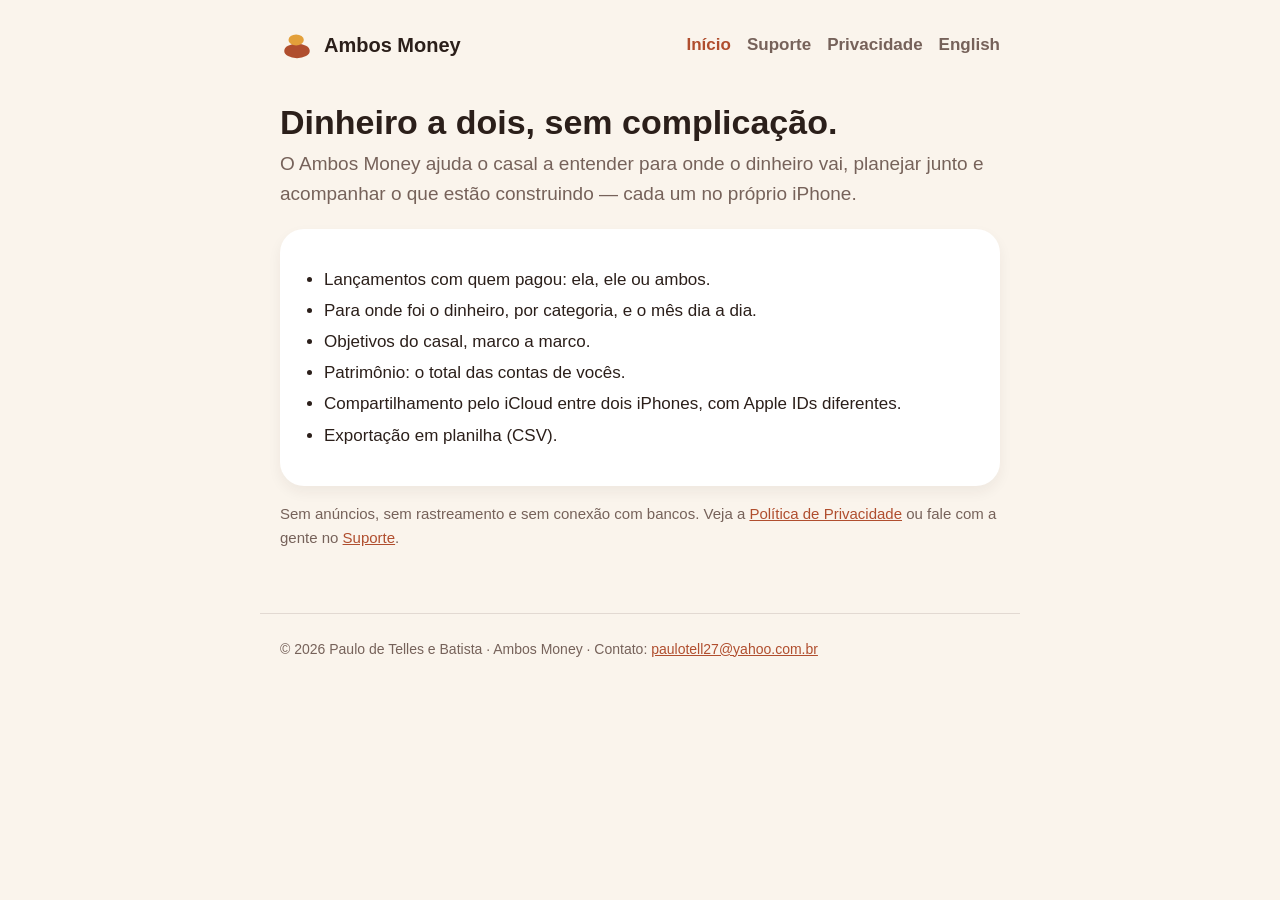
<file: index.html>
<!doctype html>
<html lang="pt-BR">
<head>
<meta charset="utf-8">
<meta name="viewport" content="width=device-width, initial-scale=1">
<title>Ambos Money — Controle financeiro a dois</title>
<meta name="description" content="Ambos Money: o app para o casal organizar o dinheiro junto, no iPhone.">
<link rel="stylesheet" href="style.css">
<link rel="alternate" hreflang="en" href="https://paulodermato.github.io/ambos-money-site/en/">
<link rel="alternate" hreflang="pt-BR" href="https://paulodermato.github.io/ambos-money-site/">
</head>
<body>
<header>
<a class="logo" href="./"><svg viewBox="0 0 40 40" aria-hidden="true"><ellipse cx="20" cy="27" rx="15" ry="8.5" fill="#B04E2E"/><ellipse cx="19" cy="14" rx="9" ry="6.5" fill="#E3A03A"/></svg> Ambos Money</a>
<nav><a href="./" aria-current="page">Início</a><a href="support.html">Suporte</a><a href="privacy.html">Privacidade</a><a href="en/" lang="en" hreflang="en">English</a></nav>
</header>
<main>
<h1>Dinheiro a dois, sem complicação.</h1>
<p class="lead">O Ambos Money ajuda o casal a entender para onde o dinheiro vai, planejar junto e acompanhar o que estão construindo — cada um no próprio iPhone.</p>
<div class="card">
<ul>
<li>Lançamentos com quem pagou: ela, ele ou ambos.</li>
<li>Para onde foi o dinheiro, por categoria, e o mês dia a dia.</li>
<li>Objetivos do casal, marco a marco.</li>
<li>Patrimônio: o total das contas de vocês.</li>
<li>Compartilhamento pelo iCloud entre dois iPhones, com Apple IDs diferentes.</li>
<li>Exportação em planilha (CSV).</li>
</ul>
</div>
<p class="muted">Sem anúncios, sem rastreamento e sem conexão com bancos. Veja a <a href="privacy.html">Política de Privacidade</a> ou fale com a gente no <a href="support.html">Suporte</a>.</p>
</main>
<footer>© 2026 Paulo de Telles e Batista · Ambos Money · Contato: <a href="mailto:paulotell27@yahoo.com.br">paulotell27@yahoo.com.br</a></footer>
</body>
</html>
</file>
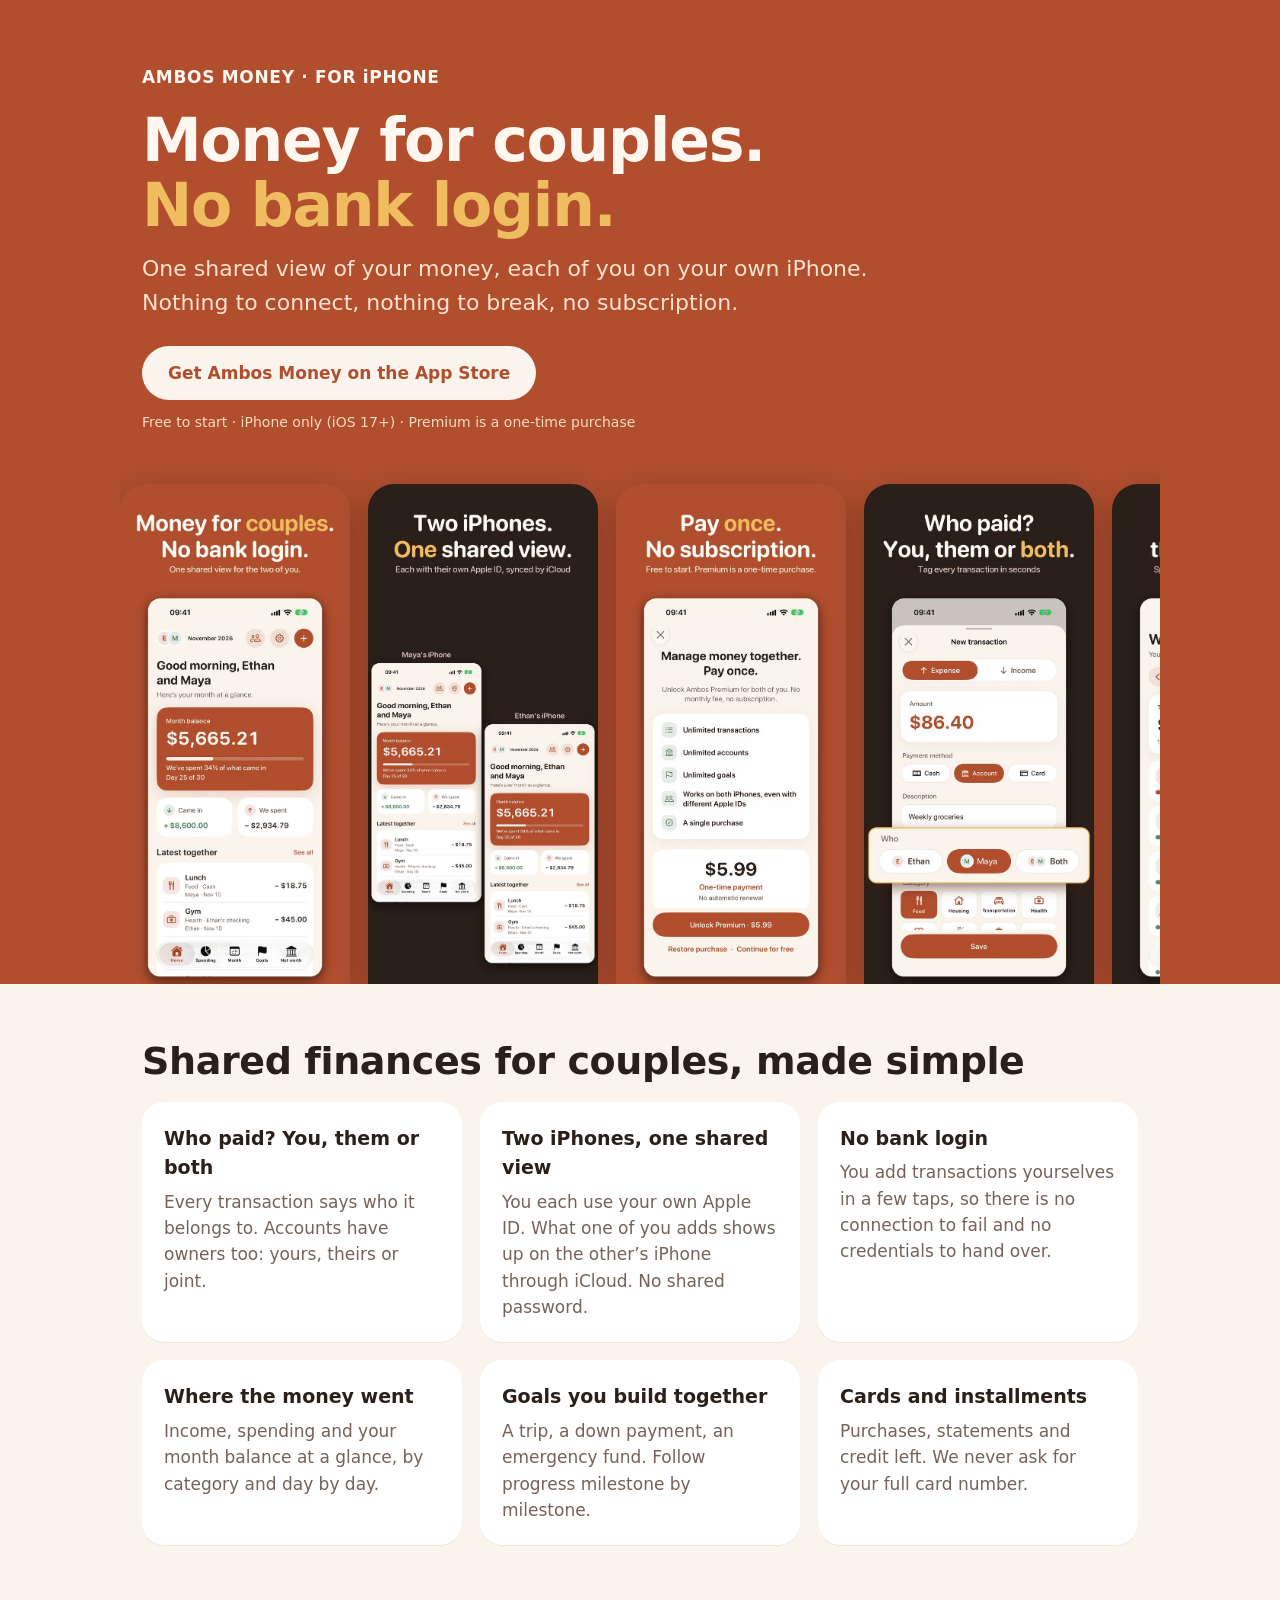
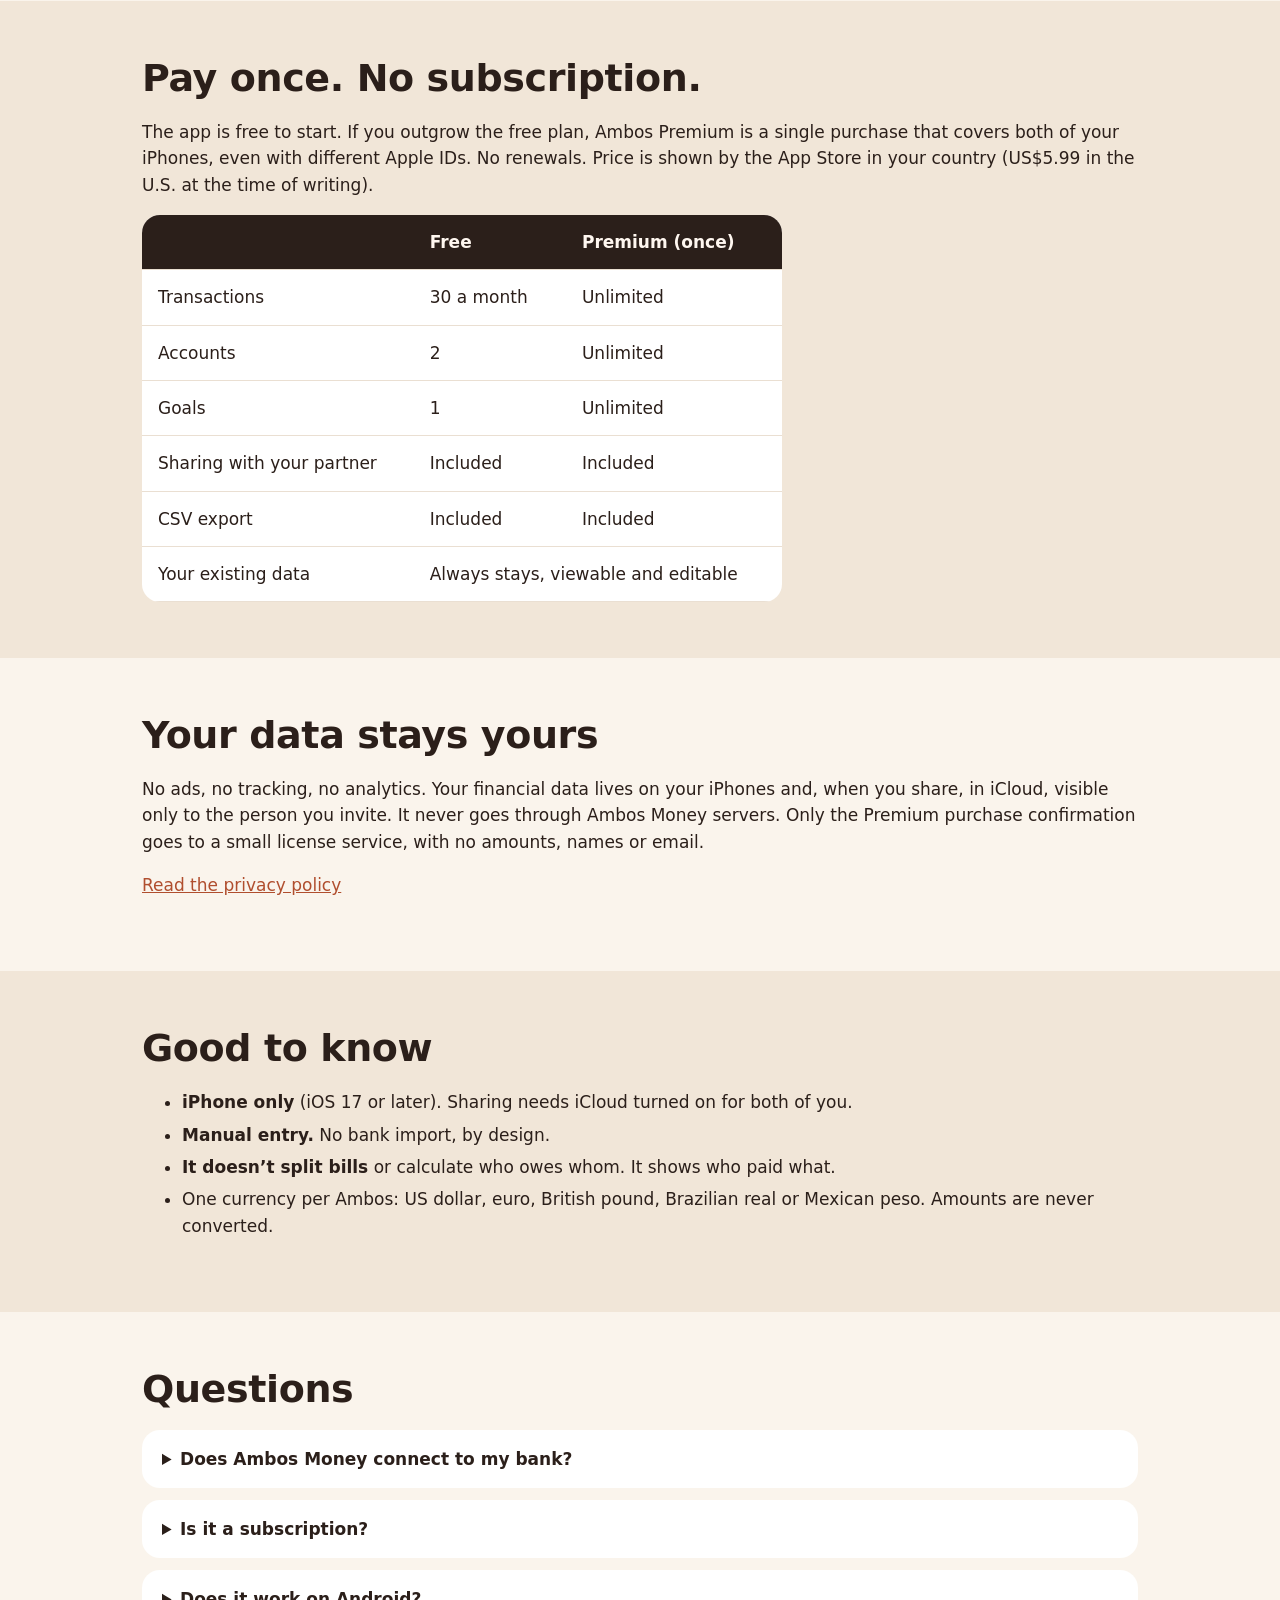
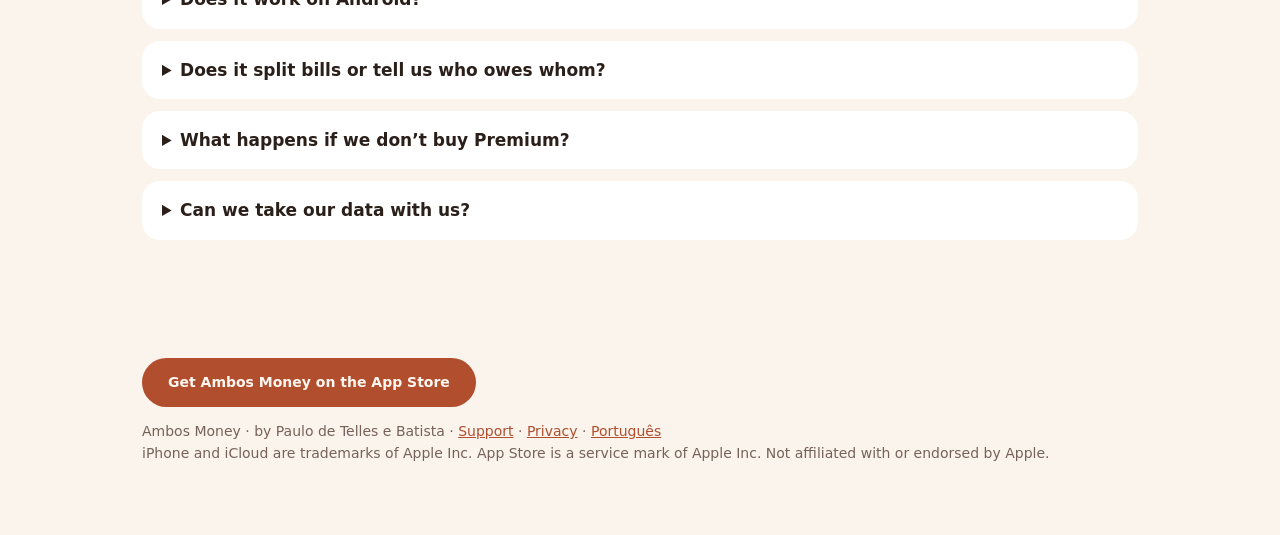
<file: en/index.html>
<!doctype html>
<html lang="en">
<head>
<meta charset="utf-8">
<meta name="viewport" content="width=device-width, initial-scale=1">
<title>Ambos Money — Money app for couples. No bank login, no subscription.</title>
<meta name="description" content="A shared money tracker for couples on iPhone. Each of you uses your own iPhone and Apple ID. No bank login, no ads, no subscription: free to start, Premium is a one-time purchase.">
<link rel="canonical" href="https://paulodermato.github.io/ambos-money-site/en/">
<link rel="alternate" hreflang="en" href="https://paulodermato.github.io/ambos-money-site/en/">
<link rel="alternate" hreflang="pt-BR" href="https://paulodermato.github.io/ambos-money-site/">
<meta property="og:url" content="https://paulodermato.github.io/ambos-money-site/en/">
<meta name="apple-itunes-app" content="app-id=6821386581">
<meta property="og:type" content="website">
<meta property="og:title" content="Ambos Money — Shared finances for couples">
<meta property="og:description" content="One shared view of your money on two iPhones. No bank login. No subscription.">
<meta property="og:image" content="https://paulodermato.github.io/ambos-money-site/en/img/og.jpg">
<meta name="twitter:card" content="summary_large_image">
<script type="application/ld+json">
{"@context":"https://schema.org","@type":"SoftwareApplication","name":"Ambos Money","operatingSystem":"iOS 17+","applicationCategory":"FinanceApplication",
 "description":"A shared money tracker for couples on iPhone. No bank login, no ads, no subscription.",
 "offers":{"@type":"Offer","price":"0","priceCurrency":"USD","description":"Free to start. Ambos Premium is a one-time in-app purchase."},
 "url":"https://apps.apple.com/us/app/id6821386581"}
</script>
<script type="application/ld+json">
{"@context":"https://schema.org","@type":"FAQPage","mainEntity":[
 {"@type":"Question","name":"Does Ambos Money connect to my bank?","acceptedAnswer":{"@type":"Answer","text":"No. You add transactions yourselves in a few taps. That means there is no bank connection to break and no credentials to share."}},
 {"@type":"Question","name":"Is it a subscription?","acceptedAnswer":{"@type":"Answer","text":"No. The app is free to start (30 transactions a month, 2 accounts and 1 goal, with sharing and CSV export included). Ambos Premium is a one-time purchase that unlocks both iPhones."}},
 {"@type":"Question","name":"Does it work on Android?","acceptedAnswer":{"@type":"Answer","text":"Not today. Ambos Money is iPhone only (iOS 17 or later), and sharing needs iCloud on both iPhones."}},
 {"@type":"Question","name":"Does it split bills or tell us who owes whom?","acceptedAnswer":{"@type":"Answer","text":"No. It shows who paid what, but it does not calculate settlements."}}
]}
</script>
<style>
:root{--terra:#b04e2e;--cocoa:#2b1f1a;--cream:#faf4ec;--sand:#f1e6d8;--amber:#f0bc60;--muted:#76625a}
*{box-sizing:border-box}
body{margin:0;font:17px/1.55 ui-rounded,"SF Pro Rounded",-apple-system,system-ui,"Segoe UI",sans-serif;color:var(--cocoa);background:var(--cream)}
a{color:var(--terra)}
.wrap{max-width:1040px;margin:0 auto;padding:0 22px}
header.hero{background:var(--terra);color:#fff7f0;padding:64px 0 0;overflow:hidden}
header.hero h1{font-size:clamp(34px,6vw,60px);line-height:1.08;margin:0 0 14px;letter-spacing:-.02em}
header.hero h1 em{font-style:normal;color:var(--amber)}
header.hero p.lead{font-size:clamp(18px,2.4vw,22px);max-width:34em;margin:0 0 26px;color:#ffe2cd}
.cta{display:inline-block;background:var(--cream);color:var(--terra);font-weight:700;padding:14px 26px;border-radius:999px;text-decoration:none}
.cta:focus-visible,a:focus-visible{outline:3px solid var(--amber);outline-offset:3px}
.note{font-size:14px;color:#ffd9c0;margin-top:12px}
.shots{display:flex;gap:18px;overflow-x:auto;scroll-snap-type:x mandatory;padding:36px 22px 0;margin:0 -22px;-webkit-overflow-scrolling:touch}
.shots img{width:230px;height:auto;border-radius:26px 26px 0 0;scroll-snap-align:start;flex:0 0 auto;box-shadow:0 10px 30px rgba(0,0,0,.25)}
section{padding:56px 0}
h2{font-size:clamp(26px,4vw,38px);line-height:1.15;margin:0 0 18px;letter-spacing:-.01em}
.grid{display:grid;gap:18px;grid-template-columns:repeat(auto-fit,minmax(240px,1fr))}
.card{background:#fff;border-radius:22px;padding:22px;box-shadow:0 1px 0 rgba(43,31,26,.06)}
.card h3{margin:0 0 6px;font-size:19px}
.card p{margin:0;color:var(--muted)}
.band{background:var(--sand)}
table{border-collapse:collapse;width:100%;max-width:640px;background:#fff;border-radius:18px;overflow:hidden}
th,td{padding:14px 16px;text-align:left;border-bottom:1px solid #eadfd2;vertical-align:top}
th{background:var(--cocoa);color:#fff7f0}
details{background:#fff;border-radius:18px;padding:16px 20px;margin:0 0 12px}
summary{cursor:pointer;font-weight:700}
details p{margin:10px 0 0;color:var(--muted)}
footer{padding:36px 0 56px;color:var(--muted);font-size:14px}
.honest li{margin:6px 0}
@media (prefers-color-scheme:dark){:root{--cream:#1b1512;--sand:#241b17;--cocoa:#f4ebe2;--muted:#b7a396}.card,table,details{background:#2a201b}th{background:#f4ebe2;color:#1b1512}td,th{border-color:#3a2d26}.cta{background:#fff7f0}}
</style>
</head>
<body>
<header class="hero">
  <div class="wrap">
    <p style="margin:0 0 18px;font-weight:700;letter-spacing:.04em">AMBOS MONEY · FOR iPHONE</p>
    <h1>Money for couples.<br><em>No bank login.</em></h1>
    <p class="lead">One shared view of your money, each of you on your own iPhone. Nothing to connect, nothing to break, no subscription.</p>
    <a class="cta" href="https://apps.apple.com/app/apple-store/id6821386581?pt=128971587&amp;ct=landing&amp;mt=8">Get Ambos Money on the App Store</a>
    <p class="note">Free to start · iPhone only (iOS 17+) · Premium is a one-time purchase</p>
    <div class="shots" aria-label="App screenshots">
      <img src="img/01-no-bank-login.jpg" alt="Home screen showing the month balance, what came in and what you spent" width="603" height="1311">
      <img src="img/04-two-iphones.jpg" alt="Two iPhones showing the same shared money view" width="603" height="1311" loading="lazy">
      <img src="img/03-pay-once.jpg" alt="Premium screen: pay once, no subscription, free plan explained" width="603" height="1311" loading="lazy">
      <img src="img/02-who-paid.jpg" alt="New transaction screen with Who paid: you, your partner or both" width="603" height="1311" loading="lazy">
      <img src="img/05-where-it-went.jpg" alt="Spending by category for the month" width="603" height="1311" loading="lazy">
      <img src="img/06-goals.jpg" alt="Shared goals with progress" width="603" height="1311" loading="lazy">
      <img src="img/07-cards.jpg" alt="Credit card with installments and statement" width="603" height="1311" loading="lazy">
      <img src="img/08-privacy.jpg" alt="Privacy: no ads, no tracking, no bank login" width="603" height="1311" loading="lazy">
    </div>
  </div>
</header>

<main>
<section>
  <div class="wrap">
    <h2>Shared finances for couples, made simple</h2>
    <div class="grid">
      <div class="card"><h3>Who paid? You, them or both</h3><p>Every transaction says who it belongs to. Accounts have owners too: yours, theirs or joint.</p></div>
      <div class="card"><h3>Two iPhones, one shared view</h3><p>You each use your own Apple ID. What one of you adds shows up on the other’s iPhone through iCloud. No shared password.</p></div>
      <div class="card"><h3>No bank login</h3><p>You add transactions yourselves in a few taps, so there is no connection to fail and no credentials to hand over.</p></div>
      <div class="card"><h3>Where the money went</h3><p>Income, spending and your month balance at a glance, by category and day by day.</p></div>
      <div class="card"><h3>Goals you build together</h3><p>A trip, a down payment, an emergency fund. Follow progress milestone by milestone.</p></div>
      <div class="card"><h3>Cards and installments</h3><p>Purchases, statements and credit left. We never ask for your full card number.</p></div>
    </div>
  </div>
</section>

<section class="band" id="pricing">
  <div class="wrap">
    <h2>Pay once. No subscription.</h2>
    <p>The app is free to start. If you outgrow the free plan, Ambos Premium is a single purchase that covers both of your iPhones, even with different Apple IDs. No renewals. Price is shown by the App Store in your country (US$5.99 in the U.S. at the time of writing).</p>
    <table>
      <tr><th></th><th>Free</th><th>Premium (once)</th></tr>
      <tr><td>Transactions</td><td>30 a month</td><td>Unlimited</td></tr>
      <tr><td>Accounts</td><td>2</td><td>Unlimited</td></tr>
      <tr><td>Goals</td><td>1</td><td>Unlimited</td></tr>
      <tr><td>Sharing with your partner</td><td>Included</td><td>Included</td></tr>
      <tr><td>CSV export</td><td>Included</td><td>Included</td></tr>
      <tr><td>Your existing data</td><td colspan="2">Always stays, viewable and editable</td></tr>
    </table>
  </div>
</section>

<section>
  <div class="wrap">
    <h2>Your data stays yours</h2>
    <p>No ads, no tracking, no analytics. Your financial data lives on your iPhones and, when you share, in iCloud, visible only to the person you invite. It never goes through Ambos Money servers. Only the Premium purchase confirmation goes to a small license service, with no amounts, names or email.</p>
    <p><a href="privacy.html">Read the privacy policy</a></p>
  </div>
</section>

<section class="band">
  <div class="wrap">
    <h2>Good to know</h2>
    <ul class="honest">
      <li><strong>iPhone only</strong> (iOS 17 or later). Sharing needs iCloud turned on for both of you.</li>
      <li><strong>Manual entry.</strong> No bank import, by design.</li>
      <li><strong>It doesn’t split bills</strong> or calculate who owes whom. It shows who paid what.</li>
      <li>One currency per Ambos: US dollar, euro, British pound, Brazilian real or Mexican peso. Amounts are never converted.</li>
    </ul>
  </div>
</section>

<section id="faq">
  <div class="wrap">
    <h2>Questions</h2>
    <details><summary>Does Ambos Money connect to my bank?</summary><p>No. You add transactions yourselves in a few taps. That means there is no bank connection to break and no credentials to share.</p></details>
    <details><summary>Is it a subscription?</summary><p>No. The app is free to start (30 transactions a month, 2 accounts and 1 goal, with sharing and CSV export included). Ambos Premium is a one-time purchase that unlocks both iPhones.</p></details>
    <details><summary>Does it work on Android?</summary><p>Not today. Ambos Money is iPhone only, and sharing needs iCloud on both iPhones.</p></details>
    <details><summary>Does it split bills or tell us who owes whom?</summary><p>No. It shows who paid what, but it does not calculate settlements.</p></details>
    <details><summary>What happens if we don’t buy Premium?</summary><p>You keep using the free plan. Everything you recorded stays, and you can still view, edit, sync and export. New items follow the free limits.</p></details>
    <details><summary>Can we take our data with us?</summary><p>Yes. Export accounts, income and expenses as CSV to open in Numbers or Excel, any time and for free.</p></details>
  </div>
</section>
</main>

<footer>
  <div class="wrap">
    <p><a class="cta" style="background:var(--terra);color:#fff7f0" href="https://apps.apple.com/app/apple-store/id6821386581?pt=128971587&amp;ct=landing&amp;mt=8">Get Ambos Money on the App Store</a></p>
    <p>Ambos Money · by Paulo de Telles e Batista · <a href="support.html">Support</a> · <a href="privacy.html">Privacy</a> · <a href="../" lang="pt-BR" hreflang="pt-BR">Português</a><br>iPhone and iCloud are trademarks of Apple Inc. App Store is a service mark of Apple Inc. Not affiliated with or endorsed by Apple.</p>
  </div>
</footer>
</body>
</html>
</file>
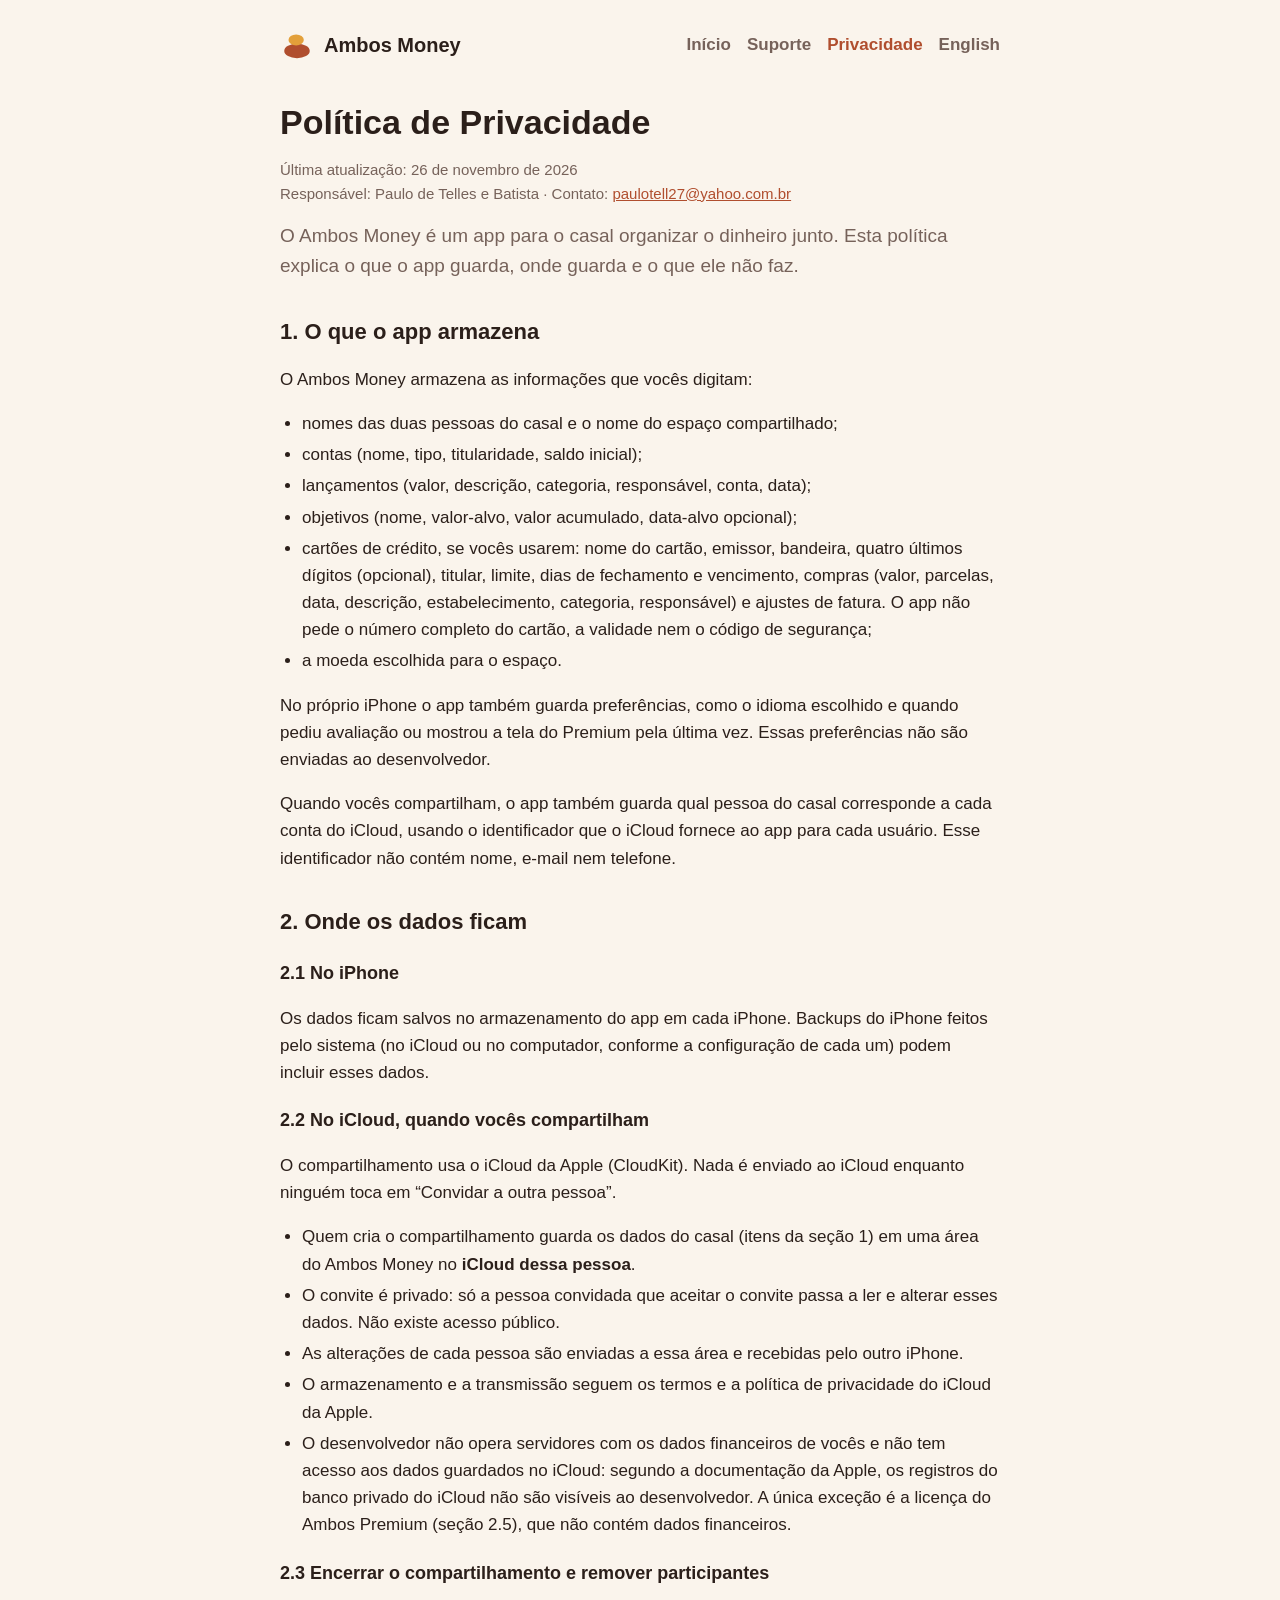
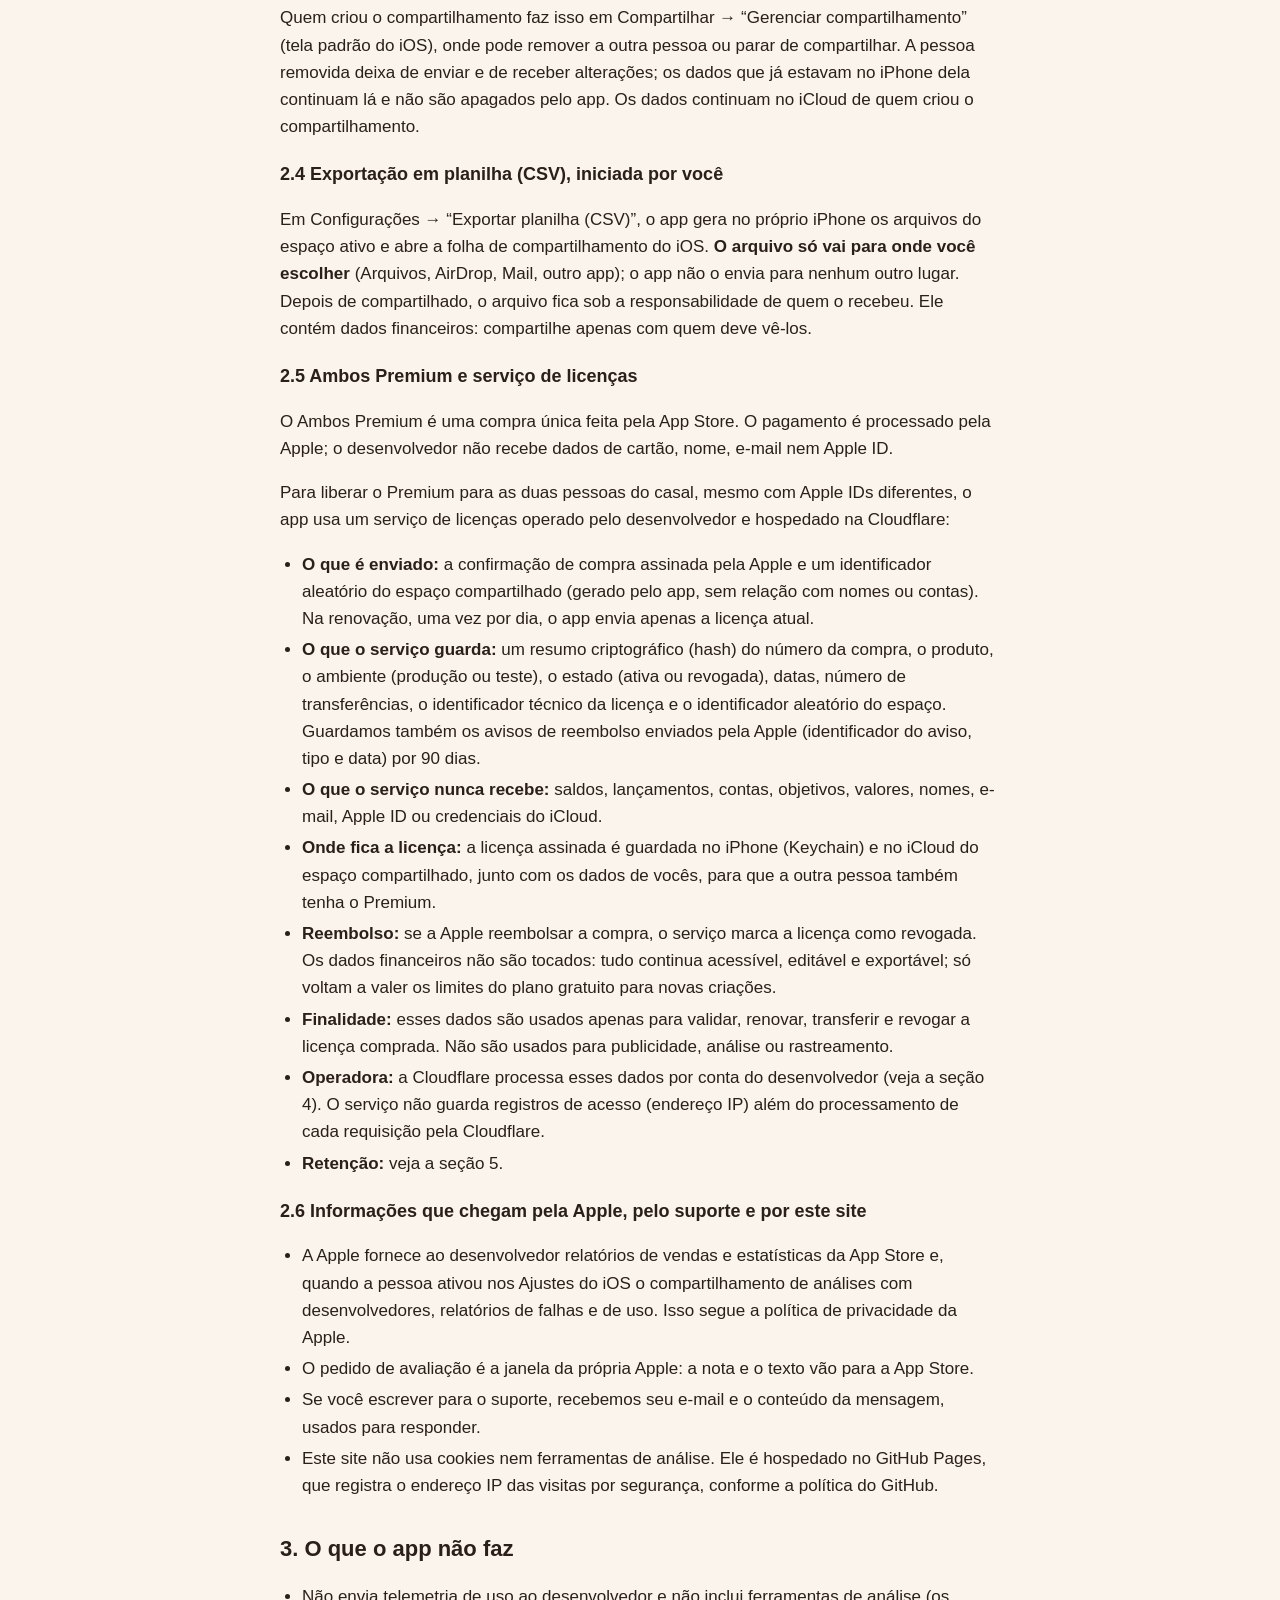
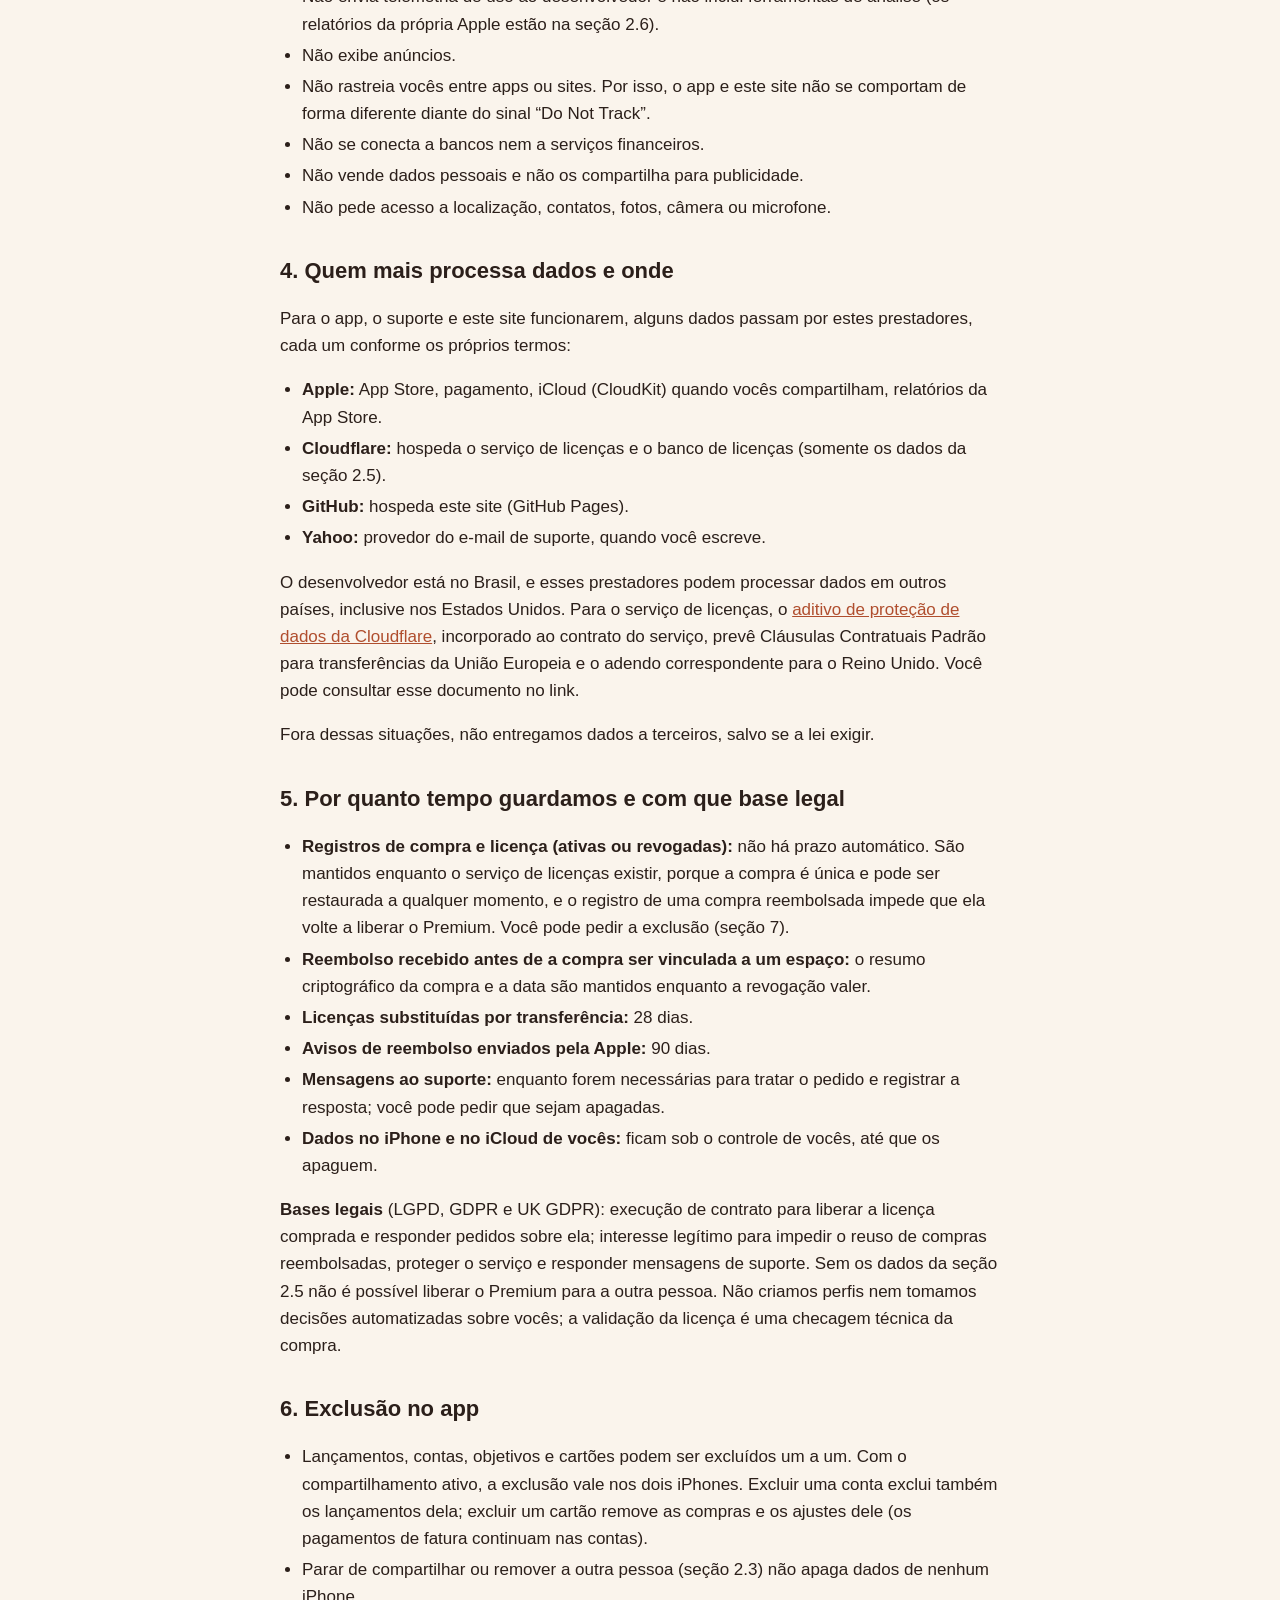
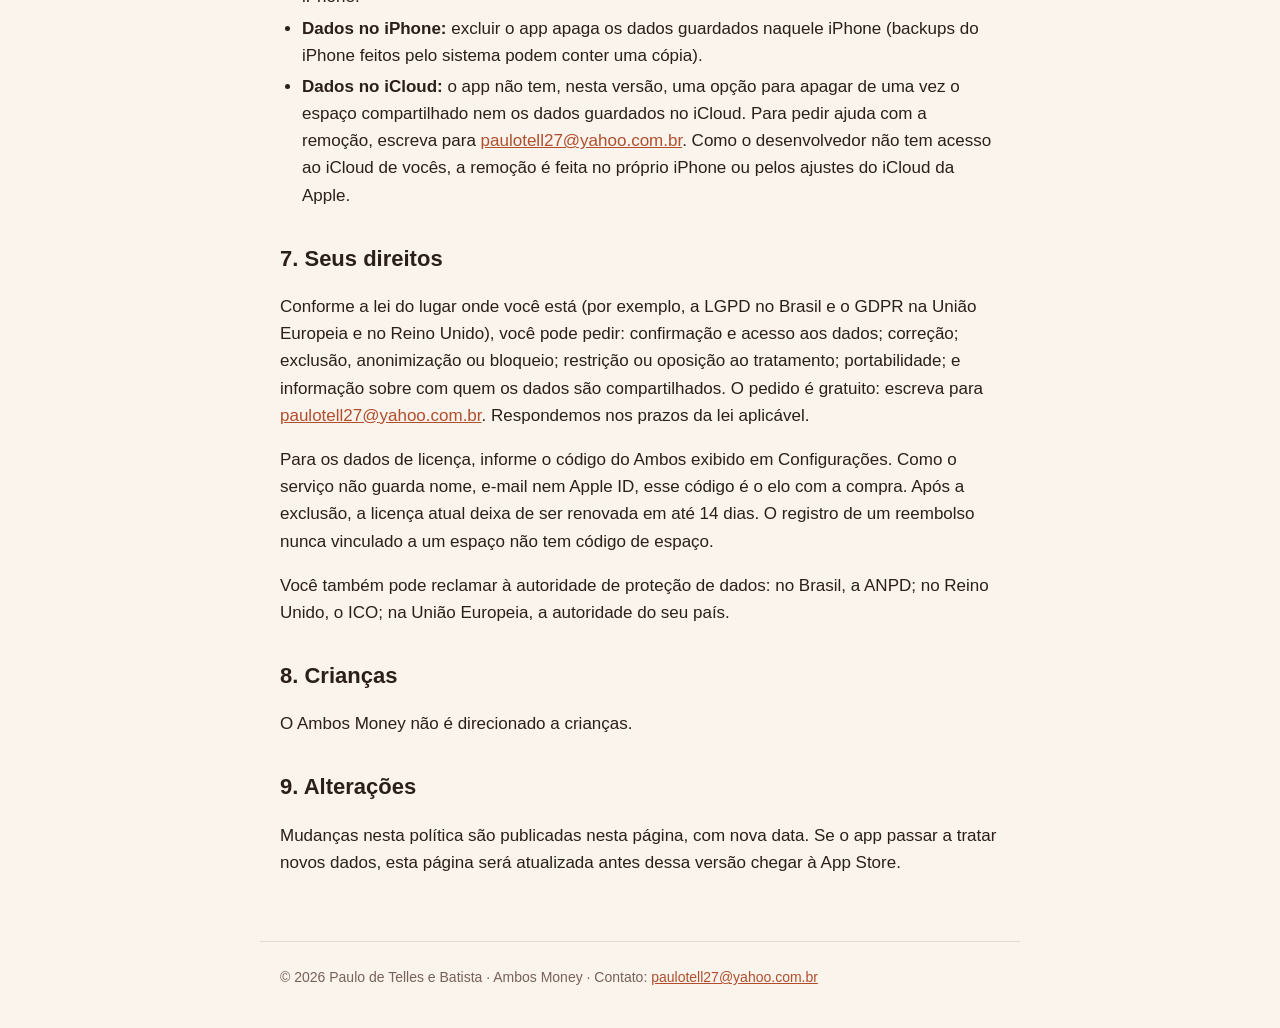
<file: privacy.html>
<!doctype html>
<html lang="pt-BR">
<head>
<meta charset="utf-8">
<meta name="viewport" content="width=device-width, initial-scale=1">
<title>Política de Privacidade — Ambos Money</title>
<meta name="description" content="Política de Privacidade do app Ambos Money.">
<link rel="stylesheet" href="style.css">
</head>
<body>
<header>
<a class="logo" href="./"><svg viewBox="0 0 40 40" aria-hidden="true"><ellipse cx="20" cy="27" rx="15" ry="8.5" fill="#B04E2E"/><ellipse cx="19" cy="14" rx="9" ry="6.5" fill="#E3A03A"/></svg> Ambos Money</a>
<nav><a href="./">Início</a><a href="support.html">Suporte</a><a href="privacy.html" aria-current="page">Privacidade</a><a href="en/privacy.html" lang="en" hreflang="en">English</a></nav>
</header>
<main>
<h1>Política de Privacidade</h1>
<p class="muted">Última atualização: 26 de novembro de 2026<br>Responsável: Paulo de Telles e Batista · Contato: <a href="mailto:paulotell27@yahoo.com.br">paulotell27@yahoo.com.br</a></p>
<p class="lead">O Ambos Money é um app para o casal organizar o dinheiro junto. Esta política explica o que o app guarda, onde guarda e o que ele não faz.</p>

<h2>1. O que o app armazena</h2>
<p>O Ambos Money armazena as informações que vocês digitam:</p>
<ul>
<li>nomes das duas pessoas do casal e o nome do espaço compartilhado;</li>
<li>contas (nome, tipo, titularidade, saldo inicial);</li>
<li>lançamentos (valor, descrição, categoria, responsável, conta, data);</li>
<li>objetivos (nome, valor-alvo, valor acumulado, data-alvo opcional);</li>
<li>cartões de crédito, se vocês usarem: nome do cartão, emissor, bandeira, quatro últimos dígitos (opcional), titular, limite, dias de fechamento e vencimento, compras (valor, parcelas, data, descrição, estabelecimento, categoria, responsável) e ajustes de fatura. O app não pede o número completo do cartão, a validade nem o código de segurança;</li>
<li>a moeda escolhida para o espaço.</li>
</ul>
<p>No próprio iPhone o app também guarda preferências, como o idioma escolhido e quando pediu avaliação ou mostrou a tela do Premium pela última vez. Essas preferências não são enviadas ao desenvolvedor.</p>
<p>Quando vocês compartilham, o app também guarda qual pessoa do casal corresponde a cada conta do iCloud, usando o identificador que o iCloud fornece ao app para cada usuário. Esse identificador não contém nome, e-mail nem telefone.</p>

<h2>2. Onde os dados ficam</h2>
<h3>2.1 No iPhone</h3>
<p>Os dados ficam salvos no armazenamento do app em cada iPhone. Backups do iPhone feitos pelo sistema (no iCloud ou no computador, conforme a configuração de cada um) podem incluir esses dados.</p>
<h3>2.2 No iCloud, quando vocês compartilham</h3>
<p>O compartilhamento usa o iCloud da Apple (CloudKit). Nada é enviado ao iCloud enquanto ninguém toca em “Convidar a outra pessoa”.</p>
<ul>
<li>Quem cria o compartilhamento guarda os dados do casal (itens da seção 1) em uma área do Ambos Money no <strong>iCloud dessa pessoa</strong>.</li>
<li>O convite é privado: só a pessoa convidada que aceitar o convite passa a ler e alterar esses dados. Não existe acesso público.</li>
<li>As alterações de cada pessoa são enviadas a essa área e recebidas pelo outro iPhone.</li>
<li>O armazenamento e a transmissão seguem os termos e a política de privacidade do iCloud da Apple.</li>
<li>O desenvolvedor não opera servidores com os dados financeiros de vocês e não tem acesso aos dados guardados no iCloud: segundo a documentação da Apple, os registros do banco privado do iCloud não são visíveis ao desenvolvedor. A única exceção é a licença do Ambos Premium (seção 2.5), que não contém dados financeiros.</li>
</ul>
<h3>2.3 Encerrar o compartilhamento e remover participantes</h3>
<p>Quem criou o compartilhamento faz isso em Compartilhar → “Gerenciar compartilhamento” (tela padrão do iOS), onde pode remover a outra pessoa ou parar de compartilhar. A pessoa removida deixa de enviar e de receber alterações; os dados que já estavam no iPhone dela continuam lá e não são apagados pelo app. Os dados continuam no iCloud de quem criou o compartilhamento.</p>
<h3>2.4 Exportação em planilha (CSV), iniciada por você</h3>
<p>Em Configurações → “Exportar planilha (CSV)”, o app gera no próprio iPhone os arquivos do espaço ativo e abre a folha de compartilhamento do iOS. <strong>O arquivo só vai para onde você escolher</strong> (Arquivos, AirDrop, Mail, outro app); o app não o envia para nenhum outro lugar. Depois de compartilhado, o arquivo fica sob a responsabilidade de quem o recebeu. Ele contém dados financeiros: compartilhe apenas com quem deve vê-los.</p>

<h3>2.5 Ambos Premium e serviço de licenças</h3>
<p>O Ambos Premium é uma compra única feita pela App Store. O pagamento é processado pela Apple; o desenvolvedor não recebe dados de cartão, nome, e-mail nem Apple ID.</p>
<p>Para liberar o Premium para as duas pessoas do casal, mesmo com Apple IDs diferentes, o app usa um serviço de licenças operado pelo desenvolvedor e hospedado na Cloudflare:</p>
<ul>
<li><strong>O que é enviado:</strong> a confirmação de compra assinada pela Apple e um identificador aleatório do espaço compartilhado (gerado pelo app, sem relação com nomes ou contas). Na renovação, uma vez por dia, o app envia apenas a licença atual.</li>
<li><strong>O que o serviço guarda:</strong> um resumo criptográfico (hash) do número da compra, o produto, o ambiente (produção ou teste), o estado (ativa ou revogada), datas, número de transferências, o identificador técnico da licença e o identificador aleatório do espaço. Guardamos também os avisos de reembolso enviados pela Apple (identificador do aviso, tipo e data) por 90 dias.</li>
<li><strong>O que o serviço nunca recebe:</strong> saldos, lançamentos, contas, objetivos, valores, nomes, e-mail, Apple ID ou credenciais do iCloud.</li>
<li><strong>Onde fica a licença:</strong> a licença assinada é guardada no iPhone (Keychain) e no iCloud do espaço compartilhado, junto com os dados de vocês, para que a outra pessoa também tenha o Premium.</li>
<li><strong>Reembolso:</strong> se a Apple reembolsar a compra, o serviço marca a licença como revogada. Os dados financeiros não são tocados: tudo continua acessível, editável e exportável; só voltam a valer os limites do plano gratuito para novas criações.</li>
<li><strong>Finalidade:</strong> esses dados são usados apenas para validar, renovar, transferir e revogar a licença comprada. Não são usados para publicidade, análise ou rastreamento.</li>
<li><strong>Operadora:</strong> a Cloudflare processa esses dados por conta do desenvolvedor (veja a seção 4). O serviço não guarda registros de acesso (endereço IP) além do processamento de cada requisição pela Cloudflare.</li>
<li><strong>Retenção:</strong> veja a seção 5.</li>
</ul>

<h3>2.6 Informações que chegam pela Apple, pelo suporte e por este site</h3>
<ul>
<li>A Apple fornece ao desenvolvedor relatórios de vendas e estatísticas da App Store e, quando a pessoa ativou nos Ajustes do iOS o compartilhamento de análises com desenvolvedores, relatórios de falhas e de uso. Isso segue a política de privacidade da Apple.</li>
<li>O pedido de avaliação é a janela da própria Apple: a nota e o texto vão para a App Store.</li>
<li>Se você escrever para o suporte, recebemos seu e-mail e o conteúdo da mensagem, usados para responder.</li>
<li>Este site não usa cookies nem ferramentas de análise. Ele é hospedado no GitHub Pages, que registra o endereço IP das visitas por segurança, conforme a política do GitHub.</li>
</ul>

<h2>3. O que o app não faz</h2>
<ul>
<li>Não envia telemetria de uso ao desenvolvedor e não inclui ferramentas de análise (os relatórios da própria Apple estão na seção 2.6).</li>
<li>Não exibe anúncios.</li>
<li>Não rastreia vocês entre apps ou sites. Por isso, o app e este site não se comportam de forma diferente diante do sinal “Do Not Track”.</li>
<li>Não se conecta a bancos nem a serviços financeiros.</li>
<li>Não vende dados pessoais e não os compartilha para publicidade.</li>
<li>Não pede acesso a localização, contatos, fotos, câmera ou microfone.</li>
</ul>

<h2>4. Quem mais processa dados e onde</h2>
<p>Para o app, o suporte e este site funcionarem, alguns dados passam por estes prestadores, cada um conforme os próprios termos:</p>
<ul>
<li><strong>Apple:</strong> App Store, pagamento, iCloud (CloudKit) quando vocês compartilham, relatórios da App Store.</li>
<li><strong>Cloudflare:</strong> hospeda o serviço de licenças e o banco de licenças (somente os dados da seção 2.5).</li>
<li><strong>GitHub:</strong> hospeda este site (GitHub Pages).</li>
<li><strong>Yahoo:</strong> provedor do e-mail de suporte, quando você escreve.</li>
</ul>
<p>O desenvolvedor está no Brasil, e esses prestadores podem processar dados em outros países, inclusive nos Estados Unidos. Para o serviço de licenças, o <a href="https://www.cloudflare.com/cloudflare-customer-dpa/">aditivo de proteção de dados da Cloudflare</a>, incorporado ao contrato do serviço, prevê Cláusulas Contratuais Padrão para transferências da União Europeia e o adendo correspondente para o Reino Unido. Você pode consultar esse documento no link.</p>
<p>Fora dessas situações, não entregamos dados a terceiros, salvo se a lei exigir.</p>

<h2>5. Por quanto tempo guardamos e com que base legal</h2>
<ul>
<li><strong>Registros de compra e licença (ativas ou revogadas):</strong> não há prazo automático. São mantidos enquanto o serviço de licenças existir, porque a compra é única e pode ser restaurada a qualquer momento, e o registro de uma compra reembolsada impede que ela volte a liberar o Premium. Você pode pedir a exclusão (seção 7).</li>
<li><strong>Reembolso recebido antes de a compra ser vinculada a um espaço:</strong> o resumo criptográfico da compra e a data são mantidos enquanto a revogação valer.</li>
<li><strong>Licenças substituídas por transferência:</strong> 28 dias.</li>
<li><strong>Avisos de reembolso enviados pela Apple:</strong> 90 dias.</li>
<li><strong>Mensagens ao suporte:</strong> enquanto forem necessárias para tratar o pedido e registrar a resposta; você pode pedir que sejam apagadas.</li>
<li><strong>Dados no iPhone e no iCloud de vocês:</strong> ficam sob o controle de vocês, até que os apaguem.</li>
</ul>
<p><strong>Bases legais</strong> (LGPD, GDPR e UK GDPR): execução de contrato para liberar a licença comprada e responder pedidos sobre ela; interesse legítimo para impedir o reuso de compras reembolsadas, proteger o serviço e responder mensagens de suporte. Sem os dados da seção 2.5 não é possível liberar o Premium para a outra pessoa. Não criamos perfis nem tomamos decisões automatizadas sobre vocês; a validação da licença é uma checagem técnica da compra.</p>

<h2>6. Exclusão no app</h2>
<ul>
<li>Lançamentos, contas, objetivos e cartões podem ser excluídos um a um. Com o compartilhamento ativo, a exclusão vale nos dois iPhones. Excluir uma conta exclui também os lançamentos dela; excluir um cartão remove as compras e os ajustes dele (os pagamentos de fatura continuam nas contas).</li>
<li>Parar de compartilhar ou remover a outra pessoa (seção 2.3) não apaga dados de nenhum iPhone.</li>
<li><strong>Dados no iPhone:</strong> excluir o app apaga os dados guardados naquele iPhone (backups do iPhone feitos pelo sistema podem conter uma cópia).</li>
<li><strong>Dados no iCloud:</strong> o app não tem, nesta versão, uma opção para apagar de uma vez o espaço compartilhado nem os dados guardados no iCloud. Para pedir ajuda com a remoção, escreva para <a href="mailto:paulotell27@yahoo.com.br">paulotell27@yahoo.com.br</a>. Como o desenvolvedor não tem acesso ao iCloud de vocês, a remoção é feita no próprio iPhone ou pelos ajustes do iCloud da Apple.</li>
</ul>

<h2>7. Seus direitos</h2>
<p>Conforme a lei do lugar onde você está (por exemplo, a LGPD no Brasil e o GDPR na União Europeia e no Reino Unido), você pode pedir: confirmação e acesso aos dados; correção; exclusão, anonimização ou bloqueio; restrição ou oposição ao tratamento; portabilidade; e informação sobre com quem os dados são compartilhados. O pedido é gratuito: escreva para <a href="mailto:paulotell27@yahoo.com.br">paulotell27@yahoo.com.br</a>. Respondemos nos prazos da lei aplicável.</p>
<p>Para os dados de licença, informe o código do Ambos exibido em Configurações. Como o serviço não guarda nome, e-mail nem Apple ID, esse código é o elo com a compra. Após a exclusão, a licença atual deixa de ser renovada em até 14 dias. O registro de um reembolso nunca vinculado a um espaço não tem código de espaço.</p>
<p>Você também pode reclamar à autoridade de proteção de dados: no Brasil, a ANPD; no Reino Unido, o ICO; na União Europeia, a autoridade do seu país.</p>

<h2>8. Crianças</h2>
<p>O Ambos Money não é direcionado a crianças.</p>

<h2>9. Alterações</h2>
<p>Mudanças nesta política são publicadas nesta página, com nova data. Se o app passar a tratar novos dados, esta página será atualizada antes dessa versão chegar à App Store.</p>
</main>
<footer>© 2026 Paulo de Telles e Batista · Ambos Money · Contato: <a href="mailto:paulotell27@yahoo.com.br">paulotell27@yahoo.com.br</a></footer>
</body>
</html>
</file>
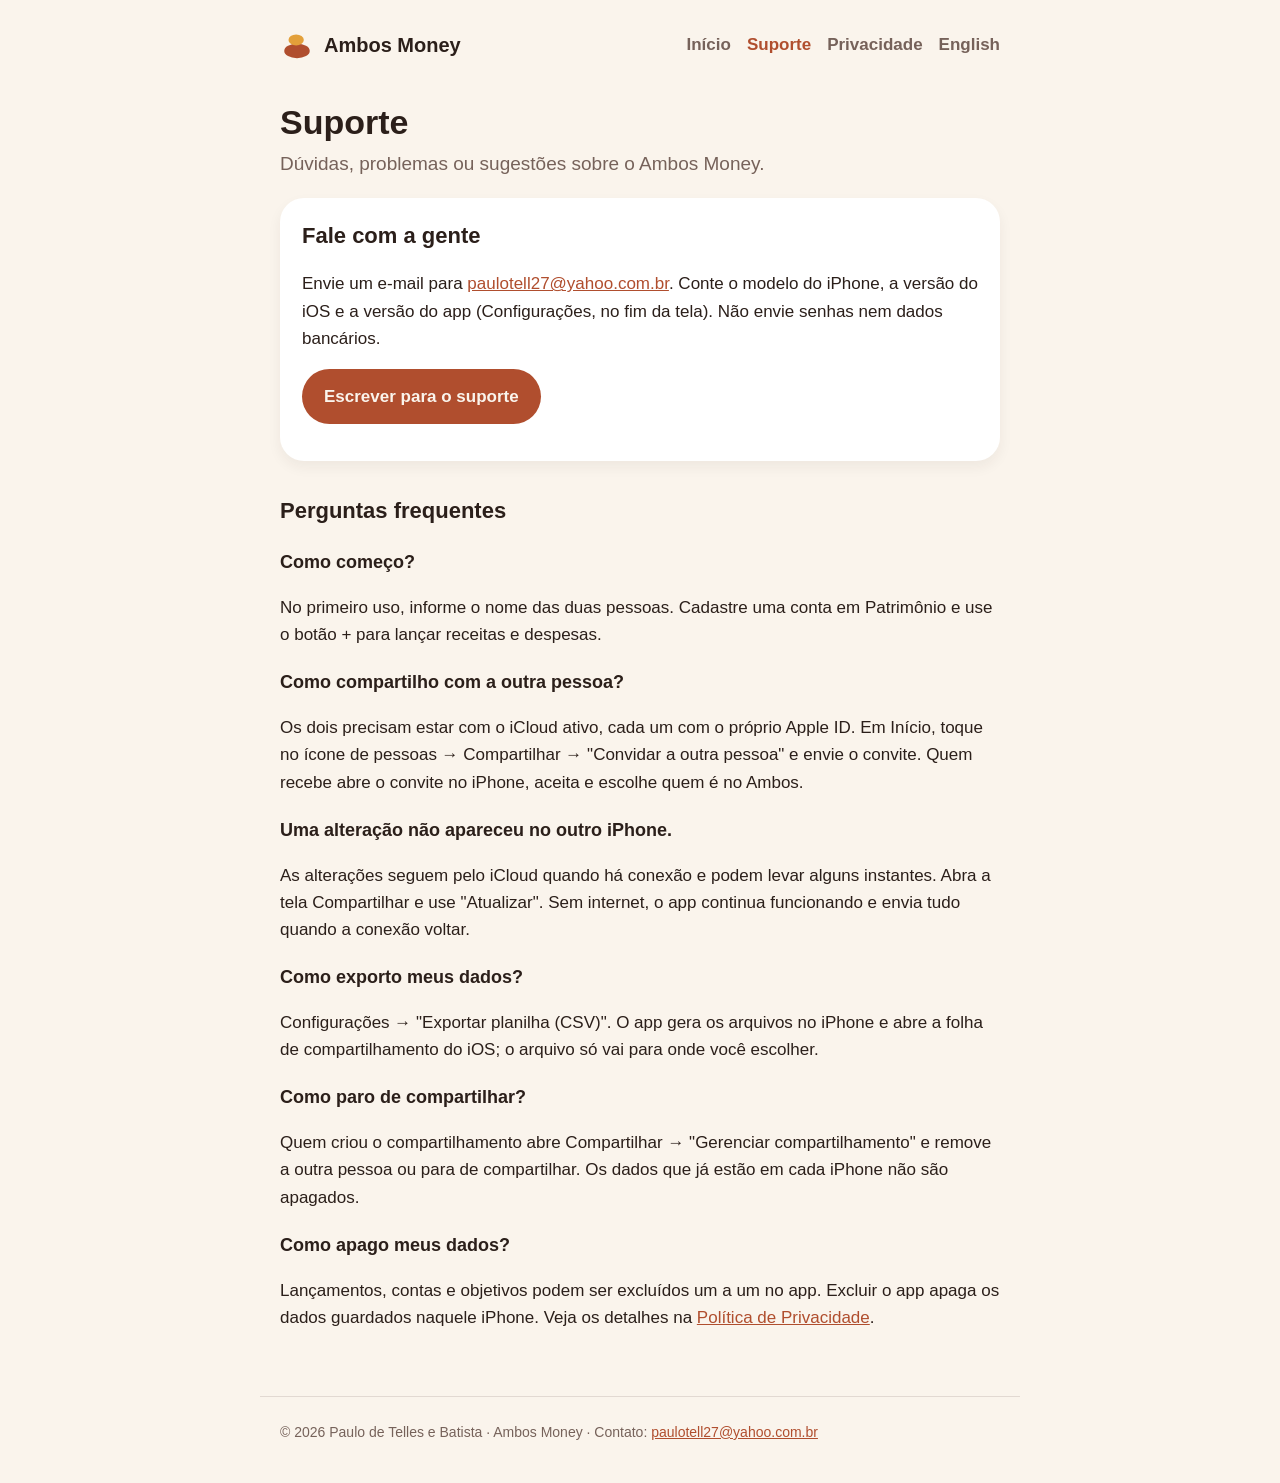
<file: support.html>
<!doctype html>
<html lang="pt-BR">
<head>
<meta charset="utf-8">
<meta name="viewport" content="width=device-width, initial-scale=1">
<title>Suporte — Ambos Money</title>
<meta name="description" content="Ajuda e contato do Ambos Money.">
<link rel="stylesheet" href="style.css">
</head>
<body>
<header>
<a class="logo" href="./"><svg viewBox="0 0 40 40" aria-hidden="true"><ellipse cx="20" cy="27" rx="15" ry="8.5" fill="#B04E2E"/><ellipse cx="19" cy="14" rx="9" ry="6.5" fill="#E3A03A"/></svg> Ambos Money</a>
<nav><a href="./">Início</a><a href="support.html" aria-current="page">Suporte</a><a href="privacy.html">Privacidade</a><a href="en/support.html" lang="en" hreflang="en">English</a></nav>
</header>
<main>
<h1>Suporte</h1>
<p class="lead">Dúvidas, problemas ou sugestões sobre o Ambos Money.</p>
<div class="card">
<h2 style="margin-top:0">Fale com a gente</h2>
<p>Envie um e-mail para <a href="mailto:paulotell27@yahoo.com.br?subject=Ambos%20Money%20-%20Suporte">paulotell27@yahoo.com.br</a>. Conte o modelo do iPhone, a versão do iOS e a versão do app (Configurações, no fim da tela). Não envie senhas nem dados bancários.</p>
<p><a class="btn" href="mailto:paulotell27@yahoo.com.br?subject=Ambos%20Money%20-%20Suporte">Escrever para o suporte</a></p>
</div>
<h2>Perguntas frequentes</h2>
<h3>Como começo?</h3>
<p>No primeiro uso, informe o nome das duas pessoas. Cadastre uma conta em Patrimônio e use o botão + para lançar receitas e despesas.</p>
<h3>Como compartilho com a outra pessoa?</h3>
<p>Os dois precisam estar com o iCloud ativo, cada um com o próprio Apple ID. Em Início, toque no ícone de pessoas → Compartilhar → "Convidar a outra pessoa" e envie o convite. Quem recebe abre o convite no iPhone, aceita e escolhe quem é no Ambos.</p>
<h3>Uma alteração não apareceu no outro iPhone.</h3>
<p>As alterações seguem pelo iCloud quando há conexão e podem levar alguns instantes. Abra a tela Compartilhar e use "Atualizar". Sem internet, o app continua funcionando e envia tudo quando a conexão voltar.</p>
<h3>Como exporto meus dados?</h3>
<p>Configurações → "Exportar planilha (CSV)". O app gera os arquivos no iPhone e abre a folha de compartilhamento do iOS; o arquivo só vai para onde você escolher.</p>
<h3>Como paro de compartilhar?</h3>
<p>Quem criou o compartilhamento abre Compartilhar → "Gerenciar compartilhamento" e remove a outra pessoa ou para de compartilhar. Os dados que já estão em cada iPhone não são apagados.</p>
<h3>Como apago meus dados?</h3>
<p>Lançamentos, contas e objetivos podem ser excluídos um a um no app. Excluir o app apaga os dados guardados naquele iPhone. Veja os detalhes na <a href="privacy.html">Política de Privacidade</a>.</p>
</main>
<footer>© 2026 Paulo de Telles e Batista · Ambos Money · Contato: <a href="mailto:paulotell27@yahoo.com.br">paulotell27@yahoo.com.br</a></footer>
</body>
</html>
</file>
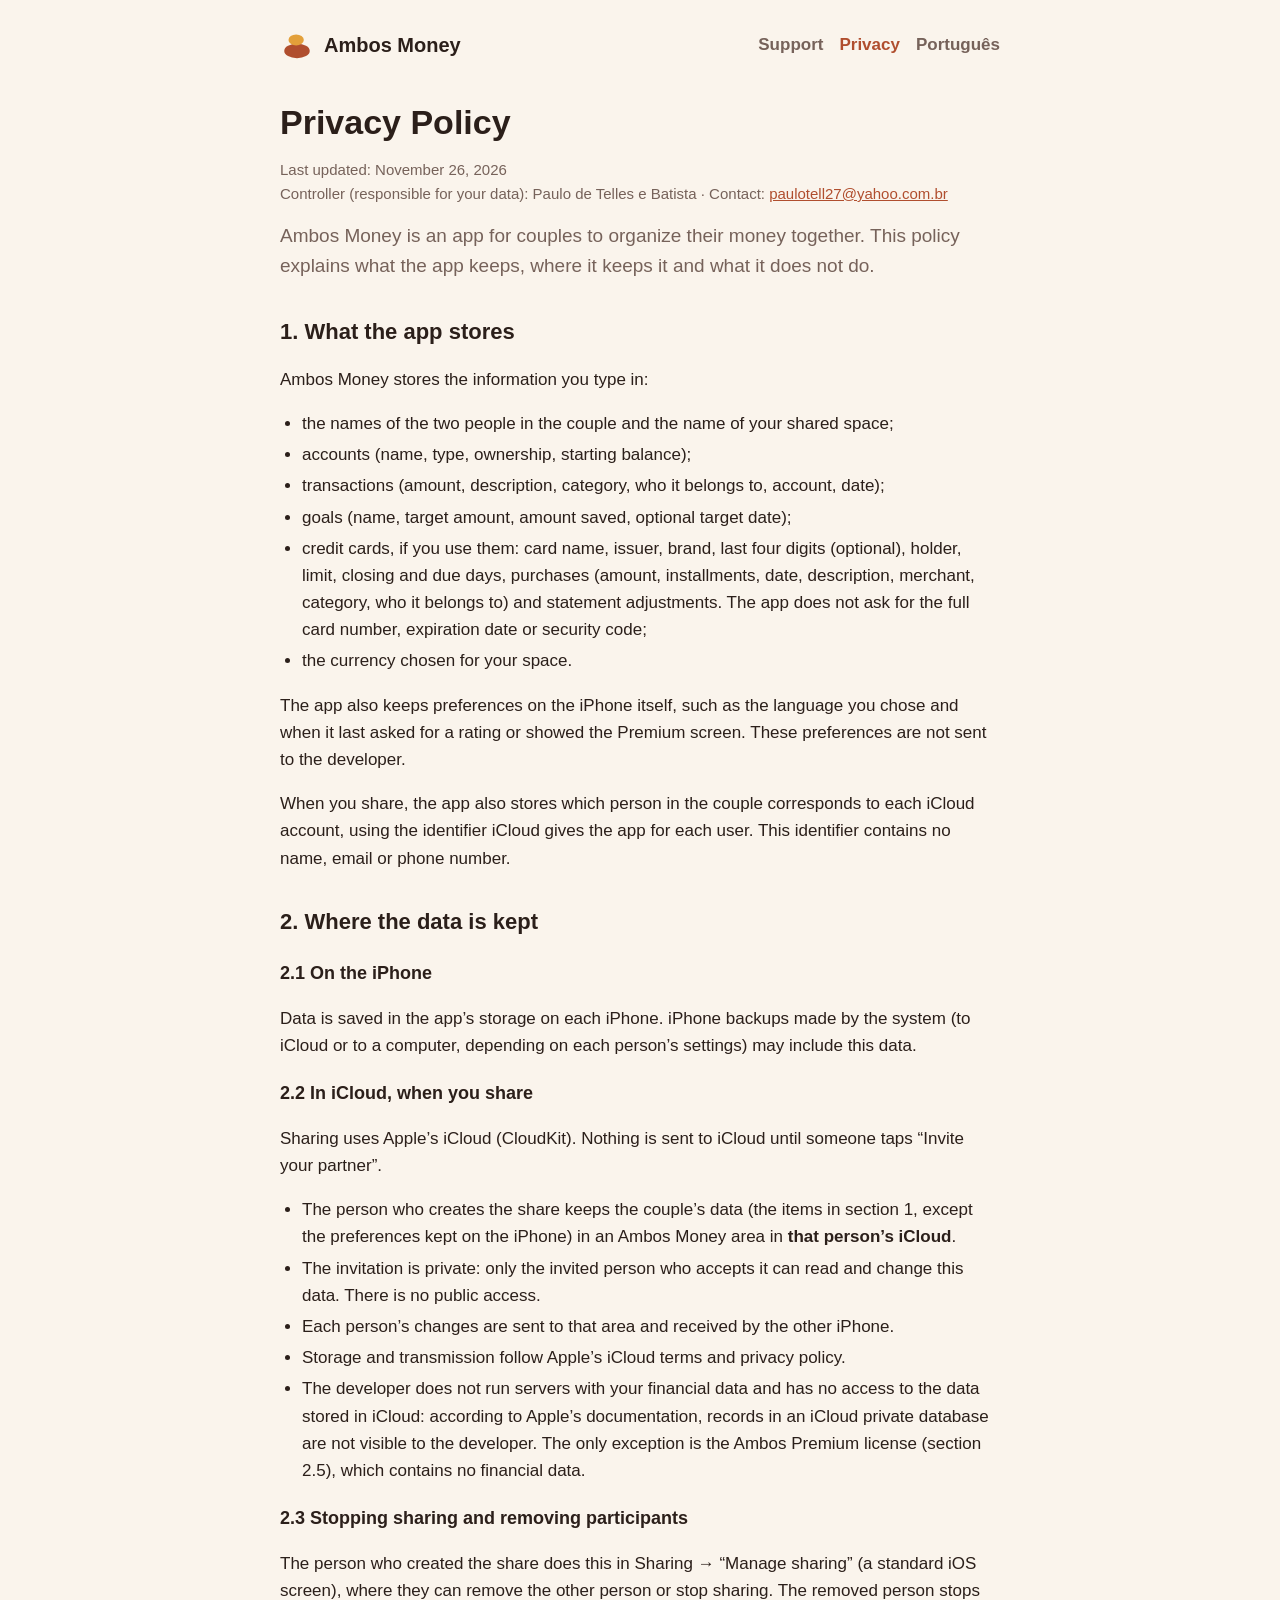
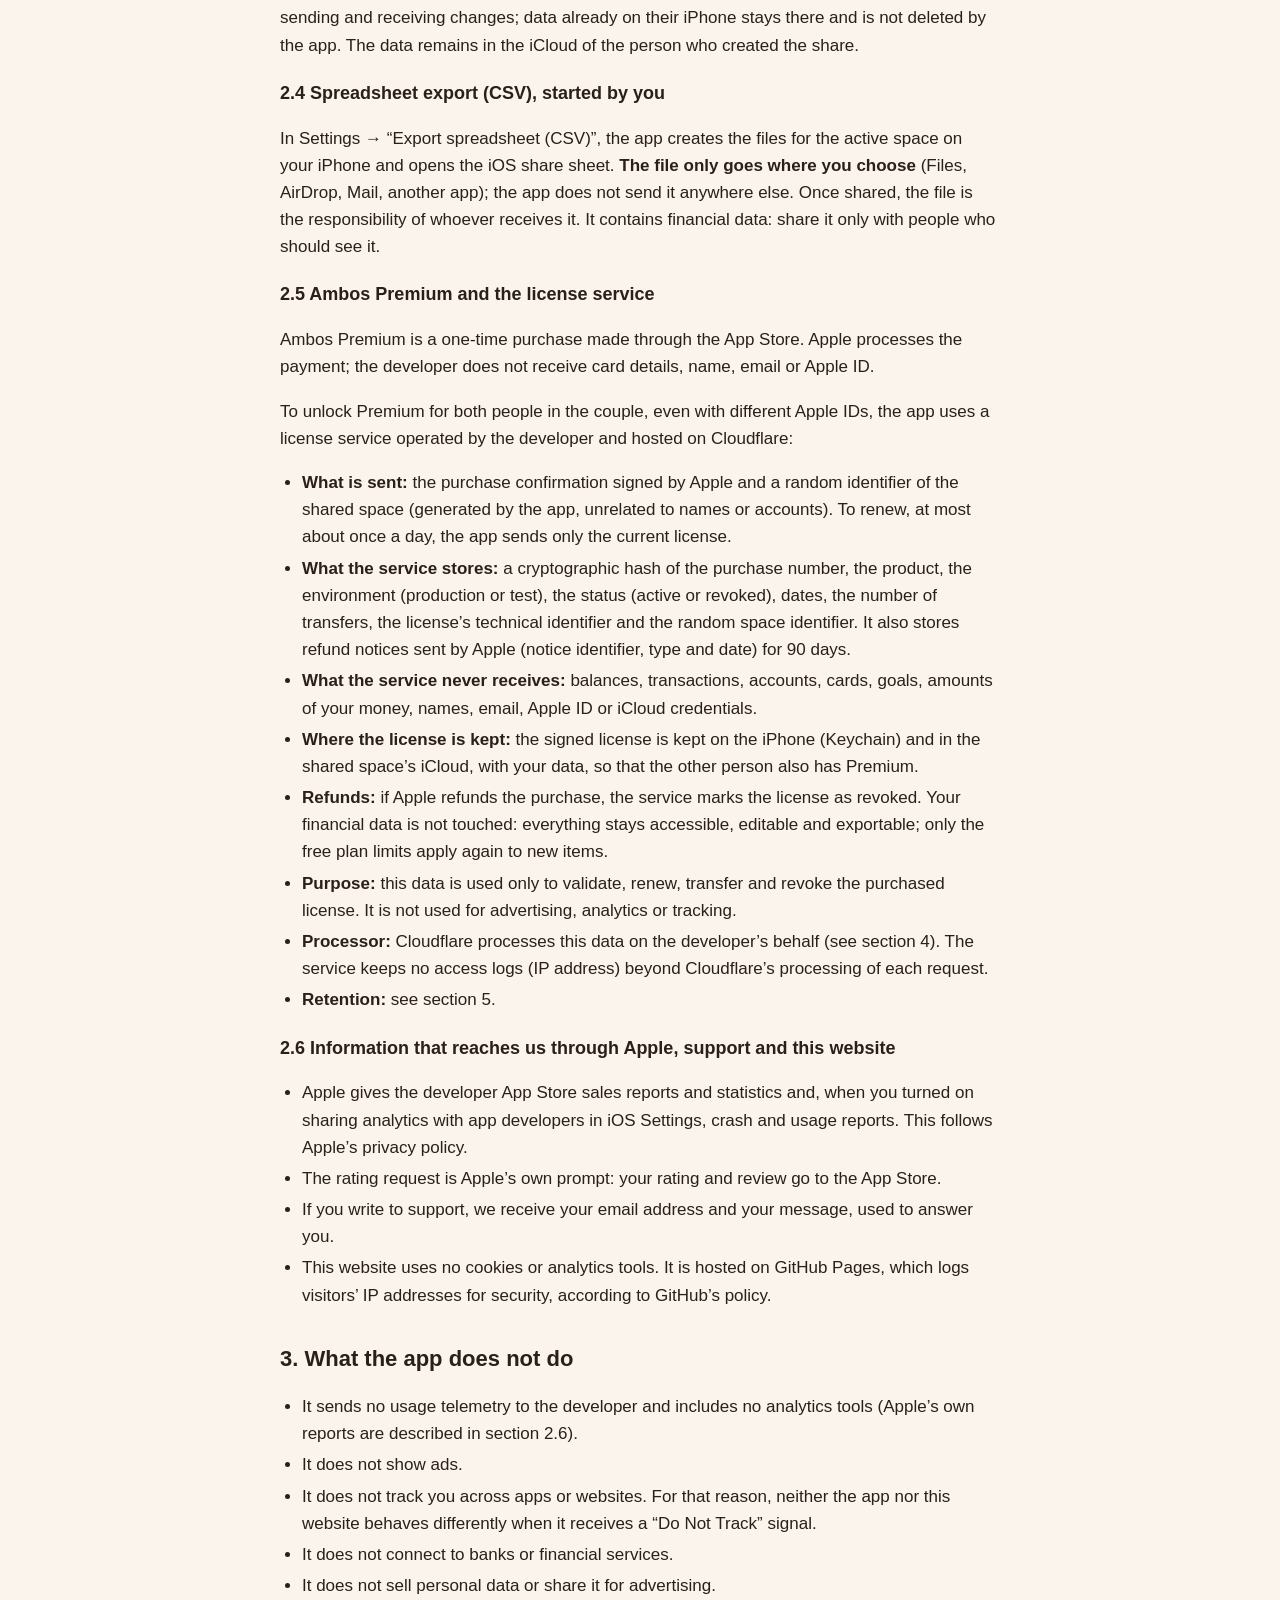
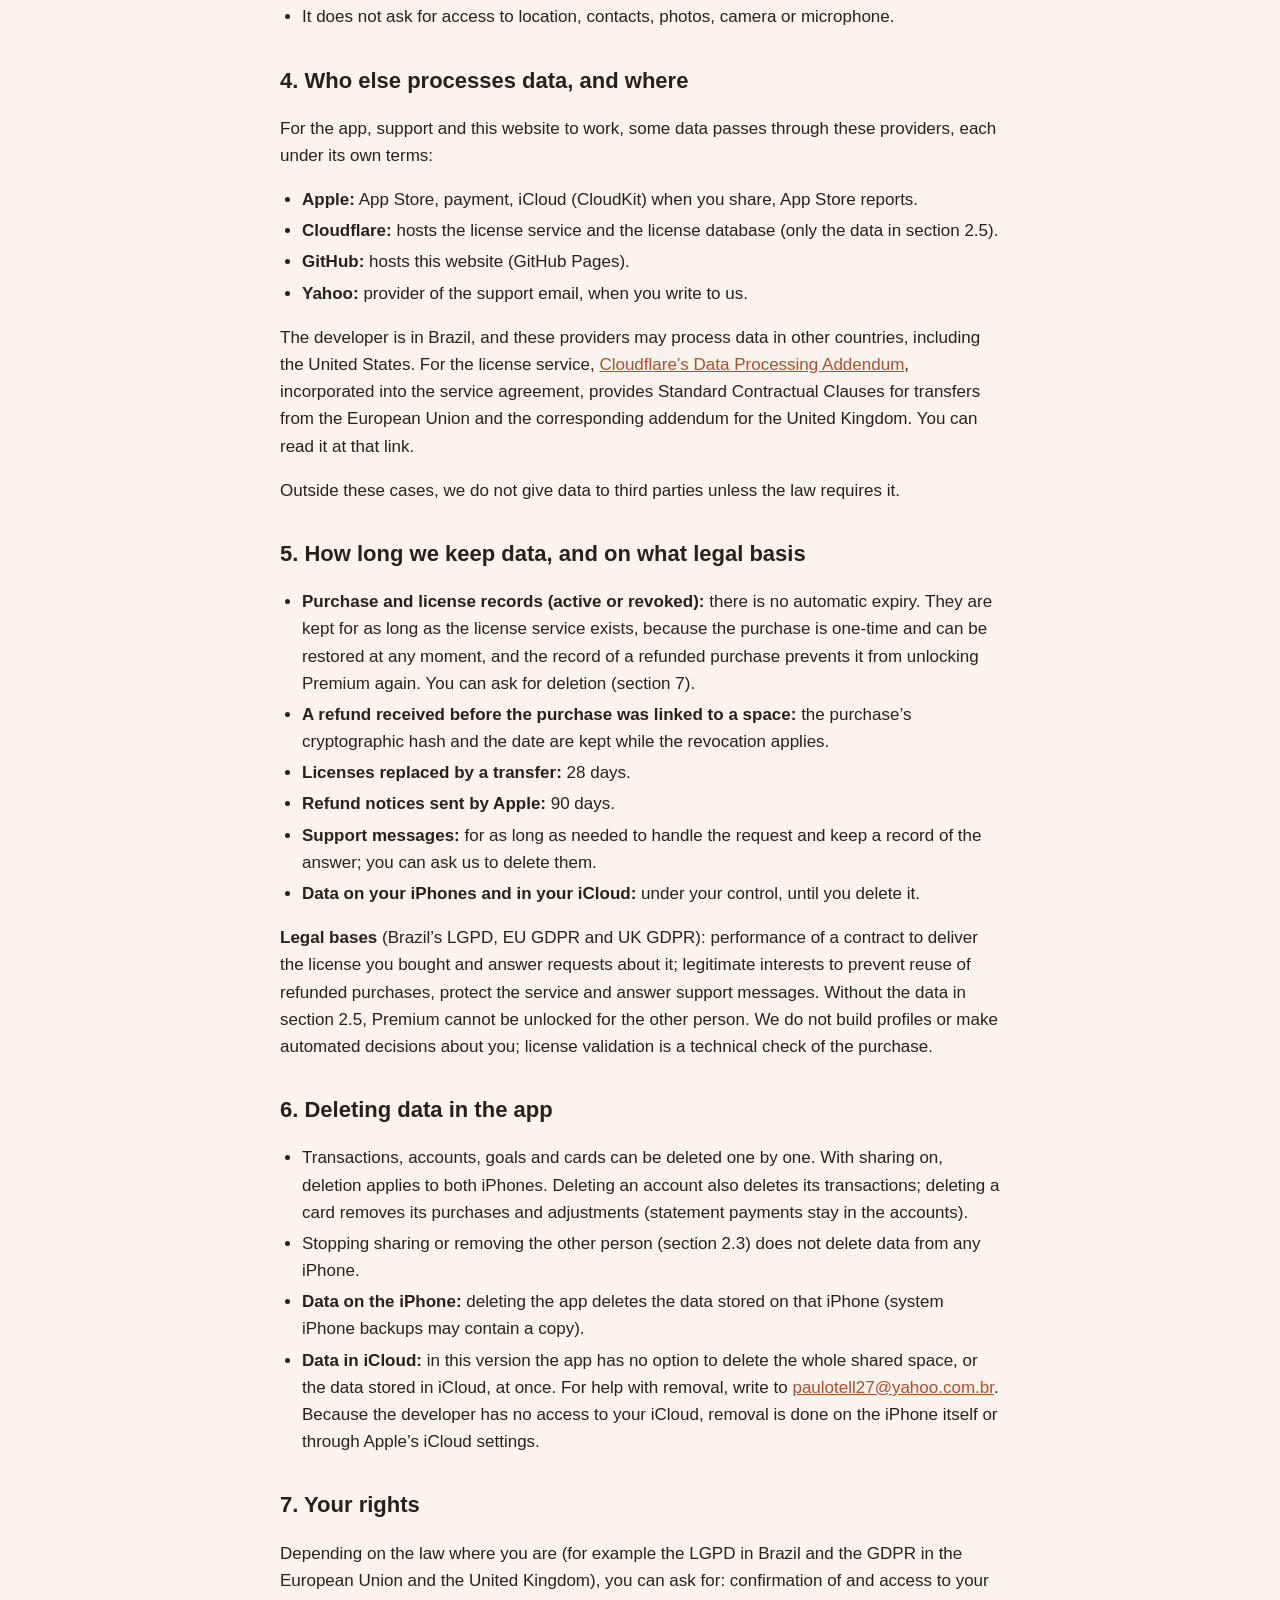
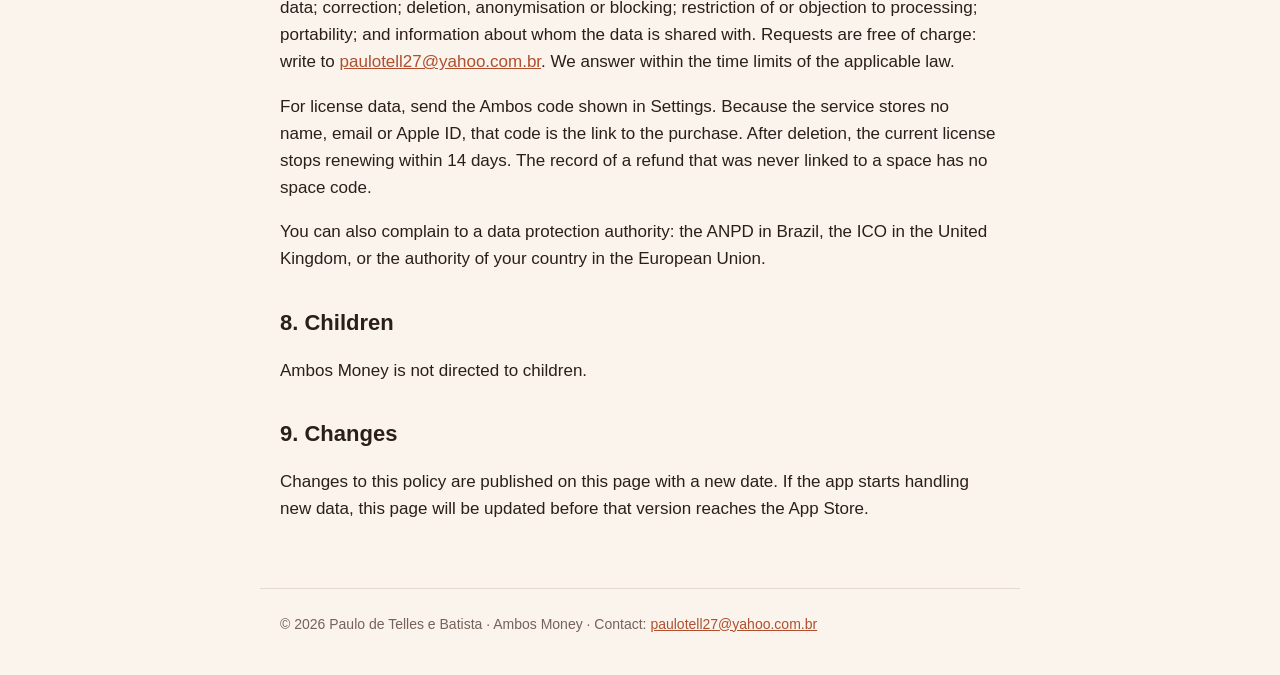
<file: en/privacy.html>
<!doctype html>
<html lang="en">
<head>
<meta charset="utf-8">
<meta name="viewport" content="width=device-width, initial-scale=1">
<title>Privacy Policy — Ambos Money</title>
<meta name="description" content="Privacy Policy of the Ambos Money app.">
<link rel="stylesheet" href="../style.css">
</head>
<body>
<header>
<a class="logo" href="./"><svg viewBox="0 0 40 40" aria-hidden="true"><ellipse cx="20" cy="27" rx="15" ry="8.5" fill="#B04E2E"/><ellipse cx="19" cy="14" rx="9" ry="6.5" fill="#E3A03A"/></svg> Ambos Money</a>
<nav><a href="support.html">Support</a><a href="privacy.html" aria-current="page">Privacy</a><a href="../privacy.html" lang="pt-BR" hreflang="pt-BR">Português</a></nav>
</header>
<main>
<h1>Privacy Policy</h1>
<p class="muted">Last updated: November 26, 2026<br>Controller (responsible for your data): Paulo de Telles e Batista · Contact: <a href="mailto:paulotell27@yahoo.com.br">paulotell27@yahoo.com.br</a></p>
<p class="lead">Ambos Money is an app for couples to organize their money together. This policy explains what the app keeps, where it keeps it and what it does not do.</p>

<h2>1. What the app stores</h2>
<p>Ambos Money stores the information you type in:</p>
<ul>
<li>the names of the two people in the couple and the name of your shared space;</li>
<li>accounts (name, type, ownership, starting balance);</li>
<li>transactions (amount, description, category, who it belongs to, account, date);</li>
<li>goals (name, target amount, amount saved, optional target date);</li>
<li>credit cards, if you use them: card name, issuer, brand, last four digits (optional), holder, limit, closing and due days, purchases (amount, installments, date, description, merchant, category, who it belongs to) and statement adjustments. The app does not ask for the full card number, expiration date or security code;</li>
<li>the currency chosen for your space.</li>
</ul>
<p>The app also keeps preferences on the iPhone itself, such as the language you chose and when it last asked for a rating or showed the Premium screen. These preferences are not sent to the developer.</p>
<p>When you share, the app also stores which person in the couple corresponds to each iCloud account, using the identifier iCloud gives the app for each user. This identifier contains no name, email or phone number.</p>

<h2>2. Where the data is kept</h2>
<h3>2.1 On the iPhone</h3>
<p>Data is saved in the app’s storage on each iPhone. iPhone backups made by the system (to iCloud or to a computer, depending on each person’s settings) may include this data.</p>
<h3>2.2 In iCloud, when you share</h3>
<p>Sharing uses Apple’s iCloud (CloudKit). Nothing is sent to iCloud until someone taps “Invite your partner”.</p>
<ul>
<li>The person who creates the share keeps the couple’s data (the items in section 1, except the preferences kept on the iPhone) in an Ambos Money area in <strong>that person’s iCloud</strong>.</li>
<li>The invitation is private: only the invited person who accepts it can read and change this data. There is no public access.</li>
<li>Each person’s changes are sent to that area and received by the other iPhone.</li>
<li>Storage and transmission follow Apple’s iCloud terms and privacy policy.</li>
<li>The developer does not run servers with your financial data and has no access to the data stored in iCloud: according to Apple’s documentation, records in an iCloud private database are not visible to the developer. The only exception is the Ambos Premium license (section 2.5), which contains no financial data.</li>
</ul>
<h3>2.3 Stopping sharing and removing participants</h3>
<p>The person who created the share does this in Sharing → “Manage sharing” (a standard iOS screen), where they can remove the other person or stop sharing. The removed person stops sending and receiving changes; data already on their iPhone stays there and is not deleted by the app. The data remains in the iCloud of the person who created the share.</p>
<h3>2.4 Spreadsheet export (CSV), started by you</h3>
<p>In Settings → “Export spreadsheet (CSV)”, the app creates the files for the active space on your iPhone and opens the iOS share sheet. <strong>The file only goes where you choose</strong> (Files, AirDrop, Mail, another app); the app does not send it anywhere else. Once shared, the file is the responsibility of whoever receives it. It contains financial data: share it only with people who should see it.</p>
<h3>2.5 Ambos Premium and the license service</h3>
<p>Ambos Premium is a one-time purchase made through the App Store. Apple processes the payment; the developer does not receive card details, name, email or Apple ID.</p>
<p>To unlock Premium for both people in the couple, even with different Apple IDs, the app uses a license service operated by the developer and hosted on Cloudflare:</p>
<ul>
<li><strong>What is sent:</strong> the purchase confirmation signed by Apple and a random identifier of the shared space (generated by the app, unrelated to names or accounts). To renew, at most about once a day, the app sends only the current license.</li>
<li><strong>What the service stores:</strong> a cryptographic hash of the purchase number, the product, the environment (production or test), the status (active or revoked), dates, the number of transfers, the license’s technical identifier and the random space identifier. It also stores refund notices sent by Apple (notice identifier, type and date) for 90 days.</li>
<li><strong>What the service never receives:</strong> balances, transactions, accounts, cards, goals, amounts of your money, names, email, Apple ID or iCloud credentials.</li>
<li><strong>Where the license is kept:</strong> the signed license is kept on the iPhone (Keychain) and in the shared space’s iCloud, with your data, so that the other person also has Premium.</li>
<li><strong>Refunds:</strong> if Apple refunds the purchase, the service marks the license as revoked. Your financial data is not touched: everything stays accessible, editable and exportable; only the free plan limits apply again to new items.</li>
<li><strong>Purpose:</strong> this data is used only to validate, renew, transfer and revoke the purchased license. It is not used for advertising, analytics or tracking.</li>
<li><strong>Processor:</strong> Cloudflare processes this data on the developer’s behalf (see section 4). The service keeps no access logs (IP address) beyond Cloudflare’s processing of each request.</li>
<li><strong>Retention:</strong> see section 5.</li>
</ul>
<h3>2.6 Information that reaches us through Apple, support and this website</h3>
<ul>
<li>Apple gives the developer App Store sales reports and statistics and, when you turned on sharing analytics with app developers in iOS Settings, crash and usage reports. This follows Apple’s privacy policy.</li>
<li>The rating request is Apple’s own prompt: your rating and review go to the App Store.</li>
<li>If you write to support, we receive your email address and your message, used to answer you.</li>
<li>This website uses no cookies or analytics tools. It is hosted on GitHub Pages, which logs visitors’ IP addresses for security, according to GitHub’s policy.</li>
</ul>

<h2>3. What the app does not do</h2>
<ul>
<li>It sends no usage telemetry to the developer and includes no analytics tools (Apple’s own reports are described in section 2.6).</li>
<li>It does not show ads.</li>
<li>It does not track you across apps or websites. For that reason, neither the app nor this website behaves differently when it receives a “Do Not Track” signal.</li>
<li>It does not connect to banks or financial services.</li>
<li>It does not sell personal data or share it for advertising.</li>
<li>It does not ask for access to location, contacts, photos, camera or microphone.</li>
</ul>

<h2>4. Who else processes data, and where</h2>
<p>For the app, support and this website to work, some data passes through these providers, each under its own terms:</p>
<ul>
<li><strong>Apple:</strong> App Store, payment, iCloud (CloudKit) when you share, App Store reports.</li>
<li><strong>Cloudflare:</strong> hosts the license service and the license database (only the data in section 2.5).</li>
<li><strong>GitHub:</strong> hosts this website (GitHub Pages).</li>
<li><strong>Yahoo:</strong> provider of the support email, when you write to us.</li>
</ul>
<p>The developer is in Brazil, and these providers may process data in other countries, including the United States. For the license service, <a href="https://www.cloudflare.com/cloudflare-customer-dpa/">Cloudflare’s Data Processing Addendum</a>, incorporated into the service agreement, provides Standard Contractual Clauses for transfers from the European Union and the corresponding addendum for the United Kingdom. You can read it at that link.</p>
<p>Outside these cases, we do not give data to third parties unless the law requires it.</p>

<h2>5. How long we keep data, and on what legal basis</h2>
<ul>
<li><strong>Purchase and license records (active or revoked):</strong> there is no automatic expiry. They are kept for as long as the license service exists, because the purchase is one-time and can be restored at any moment, and the record of a refunded purchase prevents it from unlocking Premium again. You can ask for deletion (section 7).</li>
<li><strong>A refund received before the purchase was linked to a space:</strong> the purchase’s cryptographic hash and the date are kept while the revocation applies.</li>
<li><strong>Licenses replaced by a transfer:</strong> 28 days.</li>
<li><strong>Refund notices sent by Apple:</strong> 90 days.</li>
<li><strong>Support messages:</strong> for as long as needed to handle the request and keep a record of the answer; you can ask us to delete them.</li>
<li><strong>Data on your iPhones and in your iCloud:</strong> under your control, until you delete it.</li>
</ul>
<p><strong>Legal bases</strong> (Brazil’s LGPD, EU GDPR and UK GDPR): performance of a contract to deliver the license you bought and answer requests about it; legitimate interests to prevent reuse of refunded purchases, protect the service and answer support messages. Without the data in section 2.5, Premium cannot be unlocked for the other person. We do not build profiles or make automated decisions about you; license validation is a technical check of the purchase.</p>

<h2>6. Deleting data in the app</h2>
<ul>
<li>Transactions, accounts, goals and cards can be deleted one by one. With sharing on, deletion applies to both iPhones. Deleting an account also deletes its transactions; deleting a card removes its purchases and adjustments (statement payments stay in the accounts).</li>
<li>Stopping sharing or removing the other person (section 2.3) does not delete data from any iPhone.</li>
<li><strong>Data on the iPhone:</strong> deleting the app deletes the data stored on that iPhone (system iPhone backups may contain a copy).</li>
<li><strong>Data in iCloud:</strong> in this version the app has no option to delete the whole shared space, or the data stored in iCloud, at once. For help with removal, write to <a href="mailto:paulotell27@yahoo.com.br">paulotell27@yahoo.com.br</a>. Because the developer has no access to your iCloud, removal is done on the iPhone itself or through Apple’s iCloud settings.</li>
</ul>

<h2>7. Your rights</h2>
<p>Depending on the law where you are (for example the LGPD in Brazil and the GDPR in the European Union and the United Kingdom), you can ask for: confirmation of and access to your data; correction; deletion, anonymisation or blocking; restriction of or objection to processing; portability; and information about whom the data is shared with. Requests are free of charge: write to <a href="mailto:paulotell27@yahoo.com.br">paulotell27@yahoo.com.br</a>. We answer within the time limits of the applicable law.</p>
<p>For license data, send the Ambos code shown in Settings. Because the service stores no name, email or Apple ID, that code is the link to the purchase. After deletion, the current license stops renewing within 14 days. The record of a refund that was never linked to a space has no space code.</p>
<p>You can also complain to a data protection authority: the ANPD in Brazil, the ICO in the United Kingdom, or the authority of your country in the European Union.</p>

<h2>8. Children</h2>
<p>Ambos Money is not directed to children.</p>

<h2>9. Changes</h2>
<p>Changes to this policy are published on this page with a new date. If the app starts handling new data, this page will be updated before that version reaches the App Store.</p>
</main>
<footer>© 2026 Paulo de Telles e Batista · Ambos Money · Contact: <a href="mailto:paulotell27@yahoo.com.br">paulotell27@yahoo.com.br</a></footer>
</body>
</html>
</file>
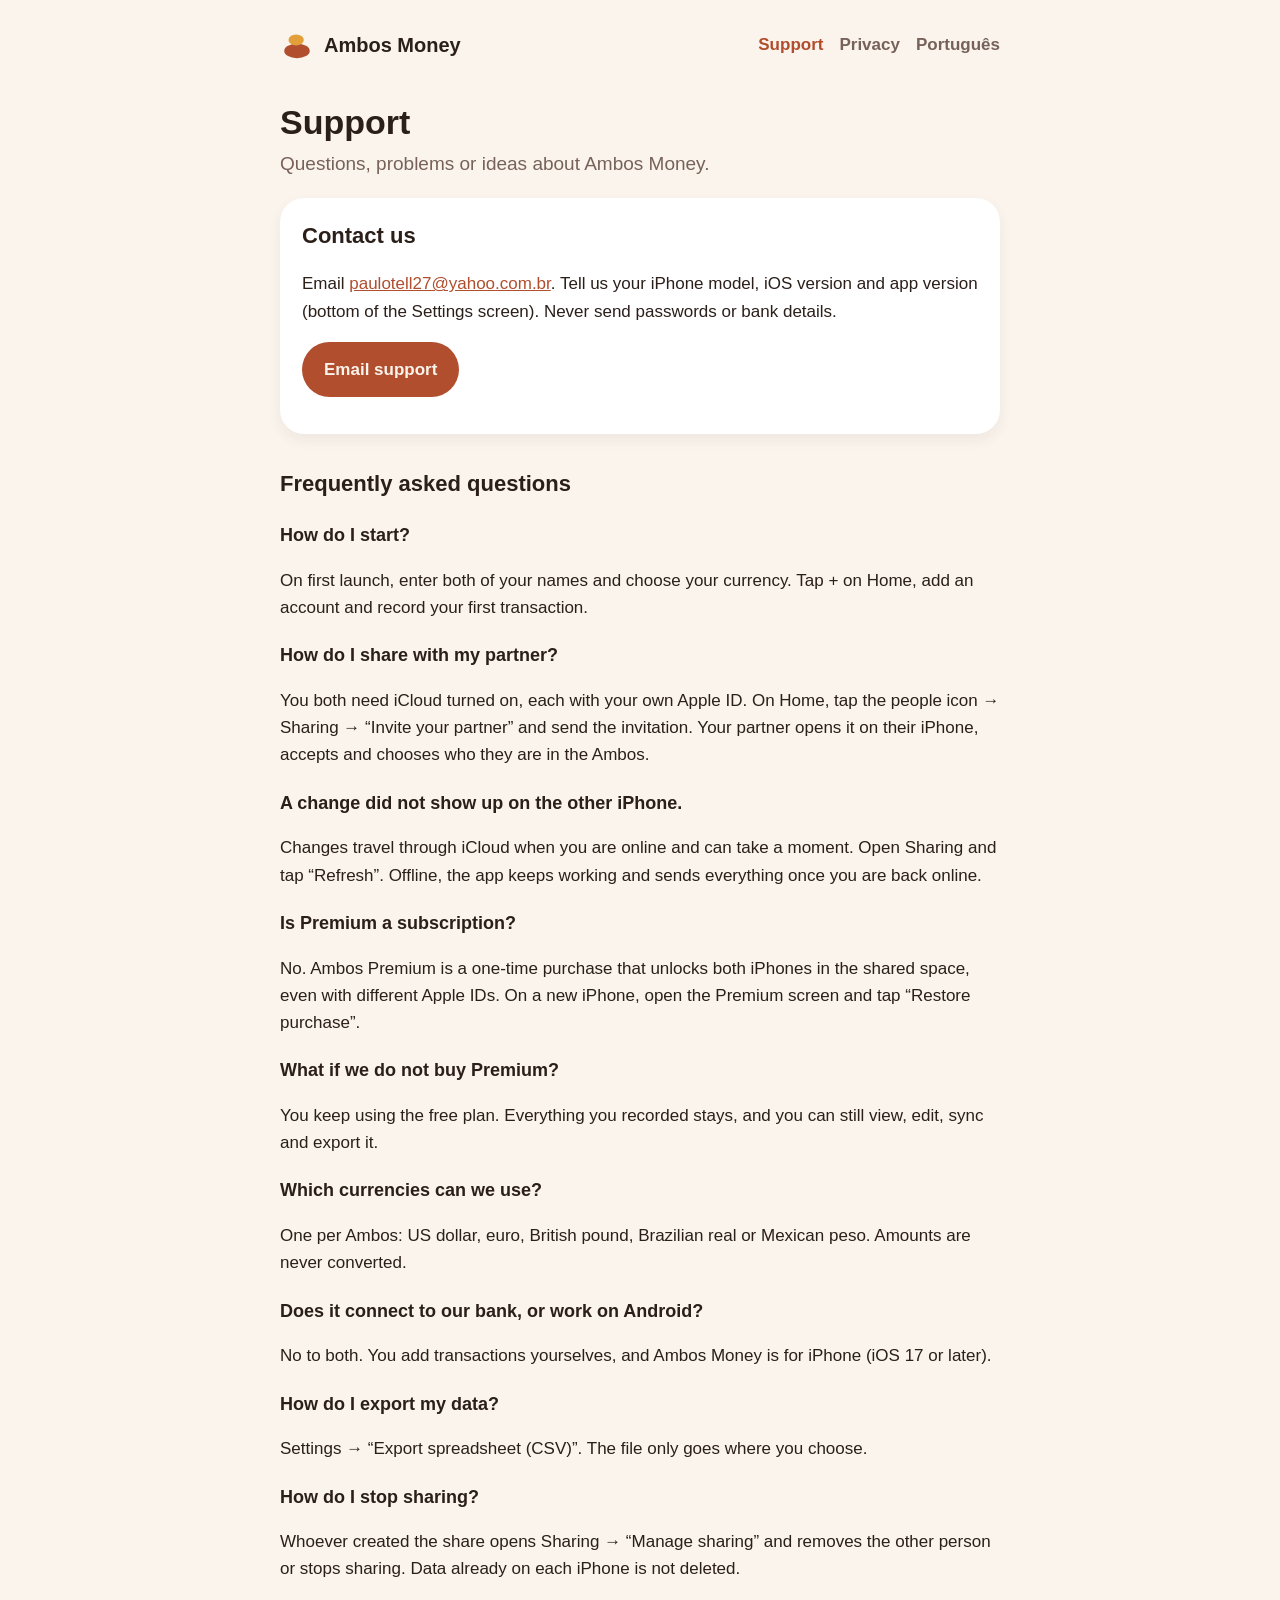
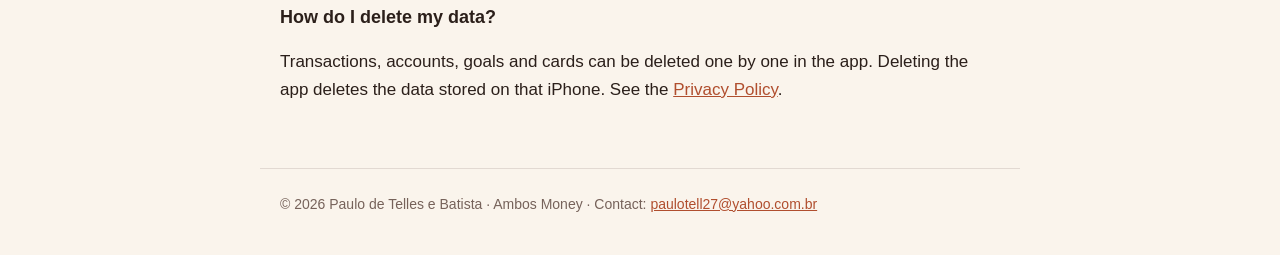
<file: en/support.html>
<!doctype html>
<html lang="en">
<head>
<meta charset="utf-8">
<meta name="viewport" content="width=device-width, initial-scale=1">
<title>Support — Ambos Money</title>
<meta name="description" content="Help and contact for Ambos Money.">
<link rel="stylesheet" href="../style.css">
</head>
<body>
<header>
<a class="logo" href="./"><svg viewBox="0 0 40 40" aria-hidden="true"><ellipse cx="20" cy="27" rx="15" ry="8.5" fill="#B04E2E"/><ellipse cx="19" cy="14" rx="9" ry="6.5" fill="#E3A03A"/></svg> Ambos Money</a>
<nav><a href="support.html" aria-current="page">Support</a><a href="privacy.html">Privacy</a><a href="../support.html" lang="pt-BR" hreflang="pt-BR">Português</a></nav>
</header>
<main>
<h1>Support</h1>
<p class="lead">Questions, problems or ideas about Ambos Money.</p>
<div class="card">
<h2 style="margin-top:0">Contact us</h2>
<p>Email <a href="mailto:paulotell27@yahoo.com.br">paulotell27@yahoo.com.br</a>. Tell us your iPhone model, iOS version and app version (bottom of the Settings screen). Never send passwords or bank details.</p>
<p><a class="btn" href="mailto:paulotell27@yahoo.com.br?subject=Ambos%20Money%20-%20Support">Email support</a></p>
</div>
<h2>Frequently asked questions</h2>
<h3>How do I start?</h3>
<p>On first launch, enter both of your names and choose your currency. Tap + on Home, add an account and record your first transaction.</p>
<h3>How do I share with my partner?</h3>
<p>You both need iCloud turned on, each with your own Apple ID. On Home, tap the people icon → Sharing → “Invite your partner” and send the invitation. Your partner opens it on their iPhone, accepts and chooses who they are in the Ambos.</p>
<h3>A change did not show up on the other iPhone.</h3>
<p>Changes travel through iCloud when you are online and can take a moment. Open Sharing and tap “Refresh”. Offline, the app keeps working and sends everything once you are back online.</p>
<h3>Is Premium a subscription?</h3>
<p>No. Ambos Premium is a one-time purchase that unlocks both iPhones in the shared space, even with different Apple IDs. On a new iPhone, open the Premium screen and tap “Restore purchase”.</p>
<h3>What if we do not buy Premium?</h3>
<p>You keep using the free plan. Everything you recorded stays, and you can still view, edit, sync and export it.</p>
<h3>Which currencies can we use?</h3>
<p>One per Ambos: US dollar, euro, British pound, Brazilian real or Mexican peso. Amounts are never converted.</p>
<h3>Does it connect to our bank, or work on Android?</h3>
<p>No to both. You add transactions yourselves, and Ambos Money is for iPhone (iOS 17 or later).</p>
<h3>How do I export my data?</h3>
<p>Settings → “Export spreadsheet (CSV)”. The file only goes where you choose.</p>
<h3>How do I stop sharing?</h3>
<p>Whoever created the share opens Sharing → “Manage sharing” and removes the other person or stops sharing. Data already on each iPhone is not deleted.</p>
<h3>How do I delete my data?</h3>
<p>Transactions, accounts, goals and cards can be deleted one by one in the app. Deleting the app deletes the data stored on that iPhone. See the <a href="privacy.html">Privacy Policy</a>.</p>
</main>
<footer>© 2026 Paulo de Telles e Batista · Ambos Money · Contact: <a href="mailto:paulotell27@yahoo.com.br">paulotell27@yahoo.com.br</a></footer>
</body>
</html>
</file>
<file: style.css>
:root{--terracotta:#B04E2E;--sand:#FAF4EC;--surface:#FFFFFF;--cocoa:#2B1F1A;--clay:#76625A;--sage:#5F8466;--honey:#E3A03A;--hair:rgba(118,98,90,.18)}
@media (prefers-color-scheme:dark){:root{--terracotta:#D9744F;--sand:#1B1512;--surface:#27201B;--cocoa:#F4EBE2;--clay:#B7A396;--sage:#7FA487;--hair:rgba(183,163,150,.2)}}
*{box-sizing:border-box}
body{margin:0;background:var(--sand);color:var(--cocoa);font:17px/1.6 ui-rounded,"SF Pro Rounded",-apple-system,BlinkMacSystemFont,"Segoe UI",Roboto,sans-serif}
header{max-width:760px;margin:0 auto;padding:28px 20px 8px;display:flex;align-items:center;gap:12px;flex-wrap:wrap}
.logo{display:flex;align-items:center;gap:10px;font-weight:700;font-size:20px;color:var(--cocoa);text-decoration:none}
.logo svg{width:34px;height:34px}
nav{margin-left:auto;display:flex;gap:16px}
nav a{color:var(--clay);text-decoration:none;font-weight:600}
nav a[aria-current]{color:var(--terracotta)}
main{max-width:760px;margin:0 auto;padding:8px 20px 48px}
h1{font-size:34px;line-height:1.2;margin:24px 0 6px}
h2{font-size:22px;margin:32px 0 8px}
h3{font-size:18px;margin:20px 0 6px}
.lead{color:var(--clay);font-size:19px;margin-top:0}
.muted{color:var(--clay);font-size:15px}
.card{background:var(--surface);border-radius:24px;padding:20px 22px;margin:16px 0;box-shadow:0 6px 14px rgba(43,31,26,.06)}
a{color:var(--terracotta)}
.btn{display:inline-block;background:#B04E2E;color:#FAF4EC;text-decoration:none;font-weight:600;padding:14px 22px;border-radius:999px}
ul{padding-left:22px}
li{margin:4px 0}
footer{max-width:760px;margin:0 auto;padding:24px 20px 40px;color:var(--clay);font-size:14px;border-top:1px solid var(--hair)}
</file>
